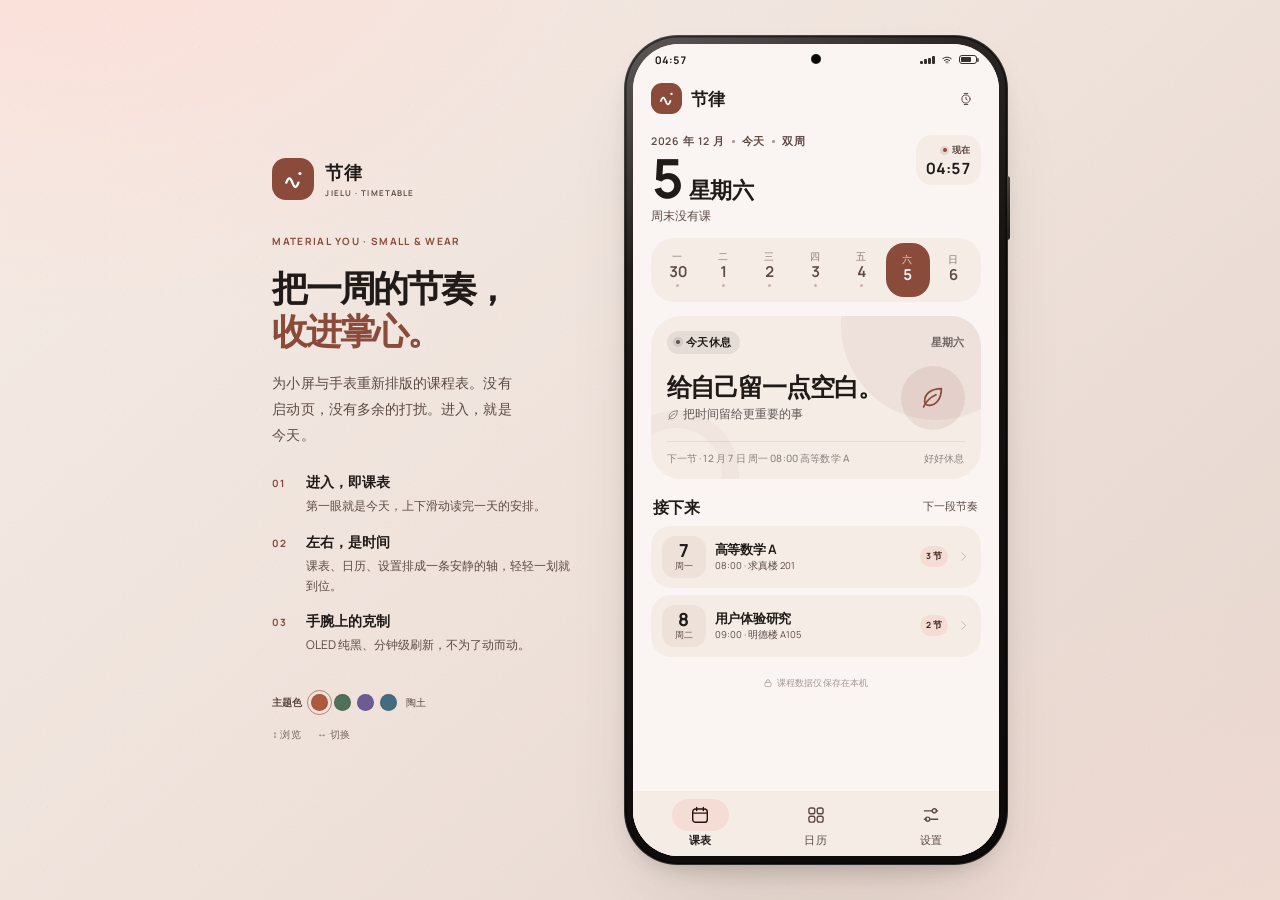
<file: index.html>
<!DOCTYPE html>
<html lang="zh-CN" data-theme="light" data-palette="clay">
<head>
  <meta charset="UTF-8" />
  <meta name="viewport" content="width=device-width, initial-scale=1, viewport-fit=cover" />
  <meta name="theme-color" content="#fdfaf7" />
  <meta name="description" content="节律 —— 一款为小屏手机与手表设计的 Material You 课程表。" />
  <link rel="icon" href="data:image/svg+xml,%3Csvg xmlns='http://www.w3.org/2000/svg' viewBox='0 0 64 64'%3E%3Crect width='64' height='64' rx='18' fill='%238A4B3B'/%3E%3Cpath d='M15 40c5-14 10-14 15 0s10 14 19 0' fill='none' stroke='%23fff' stroke-width='5' stroke-linecap='round'/%3E%3Ccircle cx='47' cy='20' r='3.4' fill='%23fff'/%3E%3C/svg%3E" />
  <title>节律 · 课程表</title>
  <script>
    (function () {
      try {
        var raw = localStorage.getItem("jielu.prefs.v1");
        var prefs = raw ? JSON.parse(raw) : {};
        var theme = prefs.theme || "auto";
        var palette = prefs.palette || "clay";
        if (["clay", "moss", "iris", "tide"].indexOf(palette) === -1) palette = "clay";
        var dark = theme === "dark" || (theme === "auto" &&
          window.matchMedia && window.matchMedia("(prefers-color-scheme: dark)").matches);
        document.documentElement.dataset.theme = dark ? "dark" : "light";
        document.documentElement.dataset.palette = palette;
        if (location.search.indexOf("app=1") !== -1) {
          document.documentElement.dataset.native = "1";
        }
      } catch (error) {}
    })();
  </script>
  <link rel="stylesheet" href="assets/tokens.css" />
  <link rel="stylesheet" href="assets/app.css" />
</head>
<body>
  <svg class="icon-sprite" width="0" height="0" aria-hidden="true" focusable="false">
    <defs>
      <symbol id="i-calendar" viewBox="0 0 24 24">
        <rect x="3.25" y="4.75" width="17.5" height="16" rx="3.5"></rect>
        <path d="M8 3v3.5M16 3v3.5M3.25 9.75h17.5"></path>
      </symbol>
      <symbol id="i-grid" viewBox="0 0 24 24">
        <rect x="3.5" y="3.5" width="7" height="7" rx="2.2"></rect>
        <rect x="13.5" y="3.5" width="7" height="7" rx="2.2"></rect>
        <rect x="3.5" y="13.5" width="7" height="7" rx="2.2"></rect>
        <rect x="13.5" y="13.5" width="7" height="7" rx="2.2"></rect>
      </symbol>
      <symbol id="i-sliders" viewBox="0 0 24 24">
        <path d="M4 7h9.5M18.5 7H20M4 17h2.5M11.5 17H20"></path>
        <circle cx="16" cy="7" r="2.5"></circle>
        <circle cx="8" cy="17" r="2.5"></circle>
      </symbol>
      <symbol id="i-watch" viewBox="0 0 24 24">
        <circle cx="12" cy="12" r="7"></circle>
        <path d="M9 2.5h6M9 21.5h6M12 9v3.4l2.1 1.3"></path>
      </symbol>
      <symbol id="i-clock" viewBox="0 0 24 24">
        <circle cx="12" cy="12" r="8.5"></circle>
        <path d="M12 7.5V12l3 2"></path>
      </symbol>
      <symbol id="i-pin" viewBox="0 0 24 24">
        <path d="M12 21s6.3-5.3 6.3-10.2A6.3 6.3 0 0 0 5.7 10.8C5.7 15.7 12 21 12 21Z"></path>
        <circle cx="12" cy="10.7" r="2.2"></circle>
      </symbol>
      <symbol id="i-chevron-right" viewBox="0 0 24 24">
        <path d="m9 5 7 7-7 7"></path>
      </symbol>
      <symbol id="i-chevron-left" viewBox="0 0 24 24">
        <path d="m15 5-7 7 7 7"></path>
      </symbol>
      <symbol id="i-arrow-right" viewBox="0 0 24 24">
        <path d="M5 12h14M13 6l6 6-6 6"></path>
      </symbol>
      <symbol id="i-plus" viewBox="0 0 24 24">
        <path d="M12 5v14M5 12h14"></path>
      </symbol>
      <symbol id="i-edit" viewBox="0 0 24 24">
        <path d="M4 20h4.2L19 9.2a2.1 2.1 0 0 0-3-3L5.2 17.1 4 20Z"></path>
        <path d="m14.8 7.5 2.7 2.7"></path>
      </symbol>
      <symbol id="i-trash" viewBox="0 0 24 24">
        <path d="M4.5 6.5h15M9 6.5V4.8A1.3 1.3 0 0 1 10.3 3.5h3.4A1.3 1.3 0 0 1 15 4.8v1.7"></path>
        <path d="M6.5 6.5 7.4 19a1.6 1.6 0 0 0 1.6 1.5h6a1.6 1.6 0 0 0 1.6-1.5l.9-12.5"></path>
        <path d="M10 10.5v6M14 10.5v6"></path>
      </symbol>
      <symbol id="i-download" viewBox="0 0 24 24">
        <path d="M12 4v10M8 10.5l4 4 4-4"></path>
        <path d="M4.5 17.5v1.2A1.3 1.3 0 0 0 5.8 20h12.4a1.3 1.3 0 0 0 1.3-1.3v-1.2"></path>
      </symbol>
      <symbol id="i-x" viewBox="0 0 24 24">
        <path d="m6 6 12 12M18 6 6 18"></path>
      </symbol>
      <symbol id="i-check" viewBox="0 0 24 24">
        <path d="m4.5 12.5 5 5 10-11"></path>
      </symbol>
      <symbol id="i-leaf" viewBox="0 0 24 24">
        <path d="M20.5 3.5C11 3.5 4.5 8.3 4.5 15.4c0 2.4 1.7 4.1 4.1 4.1 7.1 0 11.9-6.5 11.9-16Z"></path>
        <path d="M3.5 21c2.3-5.6 6.1-9 11.8-11.6"></path>
      </symbol>
      <symbol id="i-user" viewBox="0 0 24 24">
        <circle cx="12" cy="8" r="3.5"></circle>
        <path d="M5 20c.4-3.6 3.1-5.6 7-5.6s6.6 2 7 5.6"></path>
      </symbol>
      <symbol id="i-bell" viewBox="0 0 24 24">
        <path d="M18 8.5a6 6 0 0 0-12 0c0 7-2.5 6.5-2.5 8.5h17c0-2-2.5-1.5-2.5-8.5Z"></path>
        <path d="M10 21h4"></path>
      </symbol>
      <symbol id="i-volume-off" viewBox="0 0 24 24">
        <path d="M11 5 6.5 9H3v6h3.5L11 19V5Z"></path>
        <path d="m16 9.5 4 5M20 9.5l-4 5"></path>
      </symbol>
      <symbol id="i-palette" viewBox="0 0 24 24">
        <path d="M12 3.2a8.8 8.8 0 1 0 0 17.6c1.2 0 2-.8 2-1.9 0-.5-.2-.9-.5-1.3-.2-.3-.3-.6-.3-1 0-.8.7-1.5 1.5-1.5h1.4a5.1 5.1 0 0 0 5.1-5.1c0-3.8-4.1-6.8-9.2-6.8Z"></path>
        <circle cx="7.3" cy="11" r=".9" fill="currentColor" stroke="none"></circle>
        <circle cx="9.4" cy="7.3" r=".9" fill="currentColor" stroke="none"></circle>
        <circle cx="13.7" cy="6.6" r=".9" fill="currentColor" stroke="none"></circle>
        <circle cx="16.7" cy="9.7" r=".9" fill="currentColor" stroke="none"></circle>
      </symbol>
      <symbol id="i-moon" viewBox="0 0 24 24">
        <path d="M20.5 15.2A8.5 8.5 0 0 1 8.8 3.5a8.5 8.5 0 1 0 11.7 11.7Z"></path>
      </symbol>
      <symbol id="i-sun" viewBox="0 0 24 24">
        <circle cx="12" cy="12" r="4.2"></circle>
        <path d="M12 2v2M12 20v2M4.9 4.9l1.4 1.4M17.7 17.7l1.4 1.4M2 12h2M20 12h2M4.9 19.1l1.4-1.4M17.7 6.3l1.4-1.4"></path>
      </symbol>
      <symbol id="i-battery" viewBox="0 0 24 24">
        <rect x="2.75" y="7.5" width="17" height="9" rx="2.5"></rect>
        <path d="M22 10.5v3"></path>
        <path d="M6 10.5h8.5" stroke-width="3"></path>
      </symbol>
      <symbol id="i-book" viewBox="0 0 24 24">
        <path d="M4.5 5.5A2.5 2.5 0 0 1 7 3h12.5v18H7a2.5 2.5 0 0 1-2.5-2.5v-13Z"></path>
        <path d="M4.5 18.5A2.5 2.5 0 0 1 7 16h12.5"></path>
      </symbol>
      <symbol id="i-sparkles" viewBox="0 0 24 24">
        <path d="m12 3 1.6 5.4L19 10l-5.4 1.6L12 17l-1.6-5.4L5 10l5.4-1.6L12 3Z"></path>
        <path d="m19 16 .7 2.3L22 19l-2.3.7L19 22l-.7-2.3L16 19l2.3-.7L19 16Z"></path>
      </symbol>
      <symbol id="i-wifi" viewBox="0 0 24 24">
        <path d="M3.5 9.2a13.1 13.1 0 0 1 17 0M6.6 12.7a8.4 8.4 0 0 1 10.8 0M9.7 16.1a3.7 3.7 0 0 1 4.6 0"></path>
        <circle cx="12" cy="19.3" r=".9" fill="currentColor" stroke="none"></circle>
      </symbol>
      <symbol id="i-lock" viewBox="0 0 24 24">
        <rect x="4.5" y="10.5" width="15" height="10" rx="3"></rect>
        <path d="M8 10.5V7.8a4 4 0 0 1 8 0v2.7"></path>
      </symbol>
      <symbol id="i-heart" viewBox="0 0 24 24">
        <path d="M20.4 5.7a5.1 5.1 0 0 0-7.2 0L12 6.9l-1.2-1.2a5.1 5.1 0 1 0-7.2 7.2L12 21l8.4-8.1a5.1 5.1 0 0 0 0-7.2Z"></path>
      </symbol>
      <symbol id="i-shield" viewBox="0 0 24 24">
        <path d="M12 3 5 6v5.2c0 4.4 2.9 8.3 7 9.8 4.1-1.5 7-5.4 7-9.8V6l-7-3Z"></path>
        <path d="m9 12 2 2 4-4.2"></path>
      </symbol>
      <symbol id="i-external" viewBox="0 0 24 24">
        <path d="M14 4h6v6M20 4l-8 8"></path>
        <path d="M18 14v4.5a1.5 1.5 0 0 1-1.5 1.5h-11A1.5 1.5 0 0 1 4 18.5v-11A1.5 1.5 0 0 1 5.5 6H10"></path>
      </symbol>
      <symbol id="i-github" viewBox="0 0 24 24">
        <path d="M9 19.2c-4.4 1.35-4.4-2.25-6.2-2.7m12.4 5.1v-3.5a3 3 0 0 0-.85-2.35c2.8-.3 5.75-1.4 5.75-6.25a4.9 4.9 0 0 0-1.35-3.4 4.55 4.55 0 0 0-.1-3.35s-1.1-.35-3.55 1.3a12.4 12.4 0 0 0-6.2 0C6.45 1 5.35 1.35 5.35 1.35a4.55 4.55 0 0 0-.1 3.35A4.9 4.9 0 0 0 3.9 8.1c0 4.8 2.95 5.95 5.75 6.25A3 3 0 0 0 8.8 16.7v3.5"></path>
      </symbol>
      <symbol id="i-copy" viewBox="0 0 24 24">
        <rect x="9" y="9" width="11" height="11" rx="2.6"></rect>
        <path d="M15 5.6A1.6 1.6 0 0 0 13.4 4H5.6A1.6 1.6 0 0 0 4 5.6v7.8A1.6 1.6 0 0 0 5.6 15"></path>
      </symbol>
    </defs>
  </svg>

  <main class="stage">
    <aside class="intro" aria-label="设计说明">
      <div class="intro-brand">
        <span class="brand-mark brand-mark--lg" aria-hidden="true">
          <svg viewBox="0 0 24 24">
            <path d="M5.6 14.8c1.9-5.1 3.5-5.1 5.4 0s3.5 5.1 5.4 0" fill="none" stroke="currentColor" stroke-width="2.1" stroke-linecap="round"></path>
            <circle cx="17.7" cy="6.7" r="1.4" fill="currentColor"></circle>
          </svg>
        </span>
        <span class="intro-brand-copy"><b>节律</b><small>JIELU · TIMETABLE</small></span>
      </div>

      <div class="intro-body">
        <p class="intro-kicker">MATERIAL YOU · SMALL & WEAR</p>
        <h1>把一周的节奏，<br /><span>收进掌心。</span></h1>
        <p class="intro-lead">为小屏与手表重新排版的课程表。没有启动页，没有多余的打扰。进入，就是今天。</p>

        <div class="feature-list">
          <div class="feature">
            <span class="feature-index">01</span>
            <div><b>进入，即课表</b><p>第一眼就是今天，上下滑动读完一天的安排。</p></div>
          </div>
          <div class="feature">
            <span class="feature-index">02</span>
            <div><b>左右，是时间</b><p>课表、日历、设置排成一条安静的轴，轻轻一划就到位。</p></div>
          </div>
          <div class="feature">
            <span class="feature-index">03</span>
            <div><b>手腕上的克制</b><p>OLED 纯黑、分钟级刷新，不为了动而动。</p></div>
          </div>
        </div>
      </div>

      <div class="intro-foot">
        <div class="intro-palette">
          <span class="intro-palette-label">主题色</span>
          <div class="intro-swatches" role="group" aria-label="切换主题色">
            <button class="intro-swatch is-active" style="--swatch: #ad5841" data-intro-palette="clay" aria-label="陶土" aria-pressed="true"></button>
            <button class="intro-swatch" style="--swatch: #4f715b" data-intro-palette="moss" aria-label="苔藓" aria-pressed="false"></button>
            <button class="intro-swatch" style="--swatch: #6f5b93" data-intro-palette="iris" aria-label="鸢尾" aria-pressed="false"></button>
            <button class="intro-swatch" style="--swatch: #456b81" data-intro-palette="tide" aria-label="海盐" aria-pressed="false"></button>
          </div>
          <span class="intro-palette-name" id="introPaletteName">陶土</span>
        </div>
        <p class="gesture-hint"><span>↕ 浏览</span><span>↔ 切换</span></p>
      </div>
    </aside>

    <section class="phone-wrap" aria-label="手机端应用预览">
      <div class="phone">
        <div class="screen">
          <div class="device-status" aria-hidden="true">
            <span class="status-clock" data-clock>10:37</span>
            <div class="status-right">
              <span class="signal-bars"><i></i><i></i><i></i><i></i></span>
              <svg class="status-icon" viewBox="0 0 24 24" aria-hidden="true"><use href="#i-wifi"></use></svg>
              <span class="battery-icon"><i></i></span>
            </div>
          </div>
          <span class="camera-hole" aria-hidden="true"></span>

          <div class="app" id="app">
            <header class="app-bar">
              <a class="brand" href="#" id="brandHome" aria-label="回到课表">
                <span class="brand-mark" aria-hidden="true">
                  <svg viewBox="0 0 24 24">
                    <path d="M5.6 14.8c1.9-5.1 3.5-5.1 5.4 0s3.5 5.1 5.4 0" fill="none" stroke="currentColor" stroke-width="2.1" stroke-linecap="round"></path>
                    <circle cx="17.7" cy="6.7" r="1.4" fill="currentColor"></circle>
                  </svg>
                </span>
                <span class="brand-name">节律</span>
              </a>
              <div class="bar-actions">
                <button class="icon-btn" type="button" data-watch-download aria-label="下载手表版">
                  <svg class="icon" viewBox="0 0 24 24" aria-hidden="true"><use href="#i-watch"></use></svg>
                </button>
              </div>
            </header>

            <div class="pager" id="pager">
              <section class="page page--today" id="page-today" aria-label="今日课表">
                <div class="page-scroll">
                  <header class="day-head">
                    <div class="day-copy">
                      <p class="eyebrow" id="dayEyebrow"></p>
                      <h1 class="day-title">
                        <span class="day-num num" id="dayNum"></span>
                        <span class="day-week" id="dayWeek"></span>
                      </h1>
                      <p class="day-sub" id="daySub"></p>
                    </div>
                    <div class="day-side" id="clockSlot"></div>
                  </header>

                  <nav class="week-strip" id="weekStrip" aria-label="本周日期"></nav>
                  <div id="heroSlot"></div>
                  <div id="todayListSlot"></div>

                  <p class="day-footnote">
                    <svg class="icon" viewBox="0 0 24 24" aria-hidden="true"><use href="#i-lock"></use></svg>
                    课程数据仅保存在本机
                  </p>
                </div>
              </section>

              <section class="page page--calendar" id="page-calendar" aria-label="日历">
                <div class="page-scroll">
                  <header class="page-head">
                    <p class="eyebrow">全月视图</p>
                    <h1>日历</h1>
                    <p>把一整个学期，收进掌心。</p>
                  </header>

                  <section class="month-card" aria-label="月历">
                    <div class="month-head">
                      <h2 class="month-title" id="calMonthLabel"></h2>
                      <div class="month-actions">
                        <button class="text-btn text-btn--small" type="button" id="calTodayBtn">今天</button>
                        <button class="icon-btn icon-btn--small" type="button" id="calPrev" aria-label="上个月">
                          <svg class="icon" viewBox="0 0 24 24" aria-hidden="true"><use href="#i-chevron-left"></use></svg>
                        </button>
                        <button class="icon-btn icon-btn--small" type="button" id="calNext" aria-label="下个月">
                          <svg class="icon" viewBox="0 0 24 24" aria-hidden="true"><use href="#i-chevron-right"></use></svg>
                        </button>
                      </div>
                    </div>
                    <div class="cal-weekdays" aria-hidden="true">
                      <span>一</span><span>二</span><span>三</span><span>四</span><span>五</span><span>六</span><span>日</span>
                    </div>
                    <div class="cal-grid" id="calGrid"></div>
                    <div class="cal-foot">
                      <span id="calStats"></span>
                      <span class="cal-hint">点击日期查看</span>
                    </div>
                  </section>

                  <div class="selected-head">
                    <div class="selected-copy">
                      <h3 id="selectedTitle"></h3>
                      <p id="selectedMeta"></p>
                    </div>
                    <button class="text-btn" type="button" id="openDayBtn">
                      打开课表
                      <svg class="icon" viewBox="0 0 24 24" aria-hidden="true"><use href="#i-arrow-right"></use></svg>
                    </button>
                  </div>
                  <div id="agendaList"></div>
                </div>
              </section>

              <section class="page page--settings" id="page-settings" aria-label="设置">
                <div class="page-scroll">
                  <header class="page-head">
                    <p class="eyebrow">偏好与关于</p>
                    <h1>设置</h1>
                    <p>让节律更像你的节奏。</p>
                  </header>

                  <section class="profile-card" aria-label="个人资料">
                    <span class="profile-avatar">林</span>
                    <div class="profile-copy">
                      <h2>林墨</h2>
                      <p>2026 级 · 视觉传达</p>
                    </div>
                    <span class="week-chip" id="profileWeek">第 11 周</span>
                  </section>

                  <section class="settings-group" aria-labelledby="appearanceLabel">
                    <h2 class="group-label" id="appearanceLabel">外观</h2>
                    <div class="settings-card">
                      <div class="setting-block">
                        <div class="setting-main">
                          <span class="icon-tile"><svg class="icon" viewBox="0 0 24 24" aria-hidden="true"><use href="#i-palette"></use></svg></span>
                          <span class="setting-copy"><b>主题颜色</b><small id="paletteName">陶土 · Material You</small></span>
                        </div>
                        <div class="swatches" id="paletteSwatches" role="group" aria-label="主题颜色"></div>
                      </div>
                      <div class="setting-block">
                        <div class="setting-main">
                          <span class="icon-tile"><svg class="icon" viewBox="0 0 24 24" aria-hidden="true"><use href="#i-moon"></use></svg></span>
                          <span class="setting-copy"><b>深浅模式</b><small>跟随系统，或固定一种</small></span>
                        </div>
                        <div class="segmented" id="themeSegmented" role="group" aria-label="深浅模式">
                          <button type="button" data-theme-mode="auto" aria-pressed="true">跟随系统</button>
                          <button type="button" data-theme-mode="light" aria-pressed="false">浅色</button>
                          <button type="button" data-theme-mode="dark" aria-pressed="false">深色</button>
                        </div>
                      </div>
                    </div>
                  </section>

                  <section class="settings-group" aria-labelledby="timetableLabel">
                    <h2 class="group-label" id="timetableLabel">我的课表</h2>
                    <div class="settings-card">
                      <button class="setting-row setting-row--action" type="button" data-manage-courses>
                        <span class="icon-tile icon-tile--small"><svg class="icon" viewBox="0 0 24 24" aria-hidden="true"><use href="#i-book"></use></svg></span>
                        <span class="setting-copy"><b>课程管理</b><small id="courseCountLabel">17 门课程 · 10 节作息</small></span>
                        <svg class="row-chev" viewBox="0 0 24 24" aria-hidden="true"><use href="#i-chevron-right"></use></svg>
                      </button>
                      <button class="setting-row setting-row--action" type="button" data-adjust-tools>
                        <span class="icon-tile icon-tile--small"><svg class="icon" viewBox="0 0 24 24" aria-hidden="true"><use href="#i-calendar"></use></svg></span>
                        <span class="setting-copy"><b>调休与调课</b><small id="adjustSummary">临时调课、放假与补课</small></span>
                        <svg class="row-chev" viewBox="0 0 24 24" aria-hidden="true"><use href="#i-chevron-right"></use></svg>
                      </button>
                      <button class="setting-row setting-row--action" type="button" data-edit-periods>
                        <span class="icon-tile icon-tile--small"><svg class="icon" viewBox="0 0 24 24" aria-hidden="true"><use href="#i-clock"></use></svg></span>
                        <span class="setting-copy"><b>作息时间</b><small id="periodSummary">10 节 · 08:00 开始</small></span>
                        <svg class="row-chev" viewBox="0 0 24 24" aria-hidden="true"><use href="#i-chevron-right"></use></svg>
                      </button>
                      <button class="setting-row setting-row--action" type="button" data-edit-term>
                        <span class="icon-tile icon-tile--small"><svg class="icon" viewBox="0 0 24 24" aria-hidden="true"><use href="#i-calendar"></use></svg></span>
                        <span class="setting-copy"><b>学期设置</b><small id="termSummary">2026-08-31 · 18 周</small></span>
                        <svg class="row-chev" viewBox="0 0 24 24" aria-hidden="true"><use href="#i-chevron-right"></use></svg>
                      </button>
                      <button class="setting-row setting-row--action" type="button" data-data-tools>
                        <span class="icon-tile icon-tile--small"><svg class="icon" viewBox="0 0 24 24" aria-hidden="true"><use href="#i-download"></use></svg></span>
                        <span class="setting-copy"><b>备份与恢复</b><small>导入 / 导出课表数据</small></span>
                        <svg class="row-chev" viewBox="0 0 24 24" aria-hidden="true"><use href="#i-chevron-right"></use></svg>
                      </button>
                    </div>
                  </section>

                  <section class="settings-group" aria-labelledby="courseLabel">
                    <h2 class="group-label" id="courseLabel">课程与提醒</h2>
                    <div class="settings-card">
                      <div class="setting-row">
                        <span class="icon-tile icon-tile--small"><svg class="icon" viewBox="0 0 24 24" aria-hidden="true"><use href="#i-bell"></use></svg></span>
                        <span class="setting-copy"><b>课前提醒</b><small>提前 10 分钟</small></span>
                        <button class="switch" type="button" role="switch" aria-checked="true" data-pref="classReminder" aria-label="课前提醒"></button>
                      </div>
                      <div class="setting-row">
                        <span class="icon-tile icon-tile--small"><svg class="icon" viewBox="0 0 24 24" aria-hidden="true"><use href="#i-volume-off"></use></svg></span>
                        <span class="setting-copy"><b>上课自动静音</b><small>进入教学楼后静音</small></span>
                        <button class="switch" type="button" role="switch" aria-checked="false" data-pref="silentCampus" aria-label="上课自动静音"></button>
                      </div>
                      <div class="setting-row">
                        <span class="icon-tile icon-tile--small"><svg class="icon" viewBox="0 0 24 24" aria-hidden="true"><use href="#i-sun"></use></svg></span>
                        <span class="setting-copy"><b>每日概览</b><small>每天 08:00 轻提醒</small></span>
                        <button class="switch" type="button" role="switch" aria-checked="true" data-pref="dailyBrief" aria-label="每日概览"></button>
                      </div>
                    </div>
                  </section>

                  <section class="settings-group" aria-labelledby="watchLabel">
                    <h2 class="group-label" id="watchLabel">手表</h2>
                    <button class="watch-download" type="button" data-watch-download>
                      <span class="watch-download-icon">
                        <svg class="icon" viewBox="0 0 24 24" aria-hidden="true"><use href="#i-watch"></use></svg>
                      </span>
                      <span class="watch-download-copy">
                        <b>下载手表版</b>
                        <small>Wear OS 3+ · 原生 Compose · 独立安装</small>
                      </span>
                      <svg class="row-chev" viewBox="0 0 24 24" aria-hidden="true"><use href="#i-chevron-right"></use></svg>
                    </button>
                    <div class="settings-card settings-card--under-watch">
                      <button class="setting-row setting-row--action" type="button" data-send-watch>
                        <span class="icon-tile icon-tile--small"><svg class="icon" viewBox="0 0 24 24" aria-hidden="true"><use href="#i-watch"></use></svg></span>
                        <span class="setting-copy"><b>发送课表到手表</b><small>蓝牙直连 · 不用登录</small></span>
                        <svg class="row-chev" viewBox="0 0 24 24" aria-hidden="true"><use href="#i-chevron-right"></use></svg>
                      </button>
                      <div class="setting-row">
                        <span class="icon-tile icon-tile--small"><svg class="icon" viewBox="0 0 24 24" aria-hidden="true"><use href="#i-battery"></use></svg></span>
                        <span class="setting-copy"><b>手腕省电</b><small>黑色像素不发光，无连续动画</small></span>
                        <span class="locked-chip">始终开启</span>
                      </div>
                    </div>
                  </section>

                  <section class="settings-group" aria-labelledby="debugLabel">
                    <h2 class="group-label" id="debugLabel">调试</h2>
                    <div class="settings-card">
                      <div class="setting-row">
                        <span class="icon-tile icon-tile--small"><svg class="icon" viewBox="0 0 24 24" aria-hidden="true"><use href="#i-sliders"></use></svg></span>
                        <span class="setting-copy"><b>调试模式</b><small id="debugHint">开启后可快速预览动画</small></span>
                        <button class="switch" type="button" role="switch" aria-checked="false" data-debug-toggle aria-label="调试模式"></button>
                      </div>
                    </div>
                    <div class="settings-card settings-card--debug" id="debugCard" hidden>
                      <button class="setting-row setting-row--action" type="button" data-debug-action="sheet">
                        <span class="icon-tile icon-tile--small"><svg class="icon" viewBox="0 0 24 24" aria-hidden="true"><use href="#i-grid"></use></svg></span>
                        <span class="setting-copy"><b>弹窗动画</b><small>底部 Sheet 滑入、遮罩淡入</small></span>
                        <svg class="row-chev" viewBox="0 0 24 24" aria-hidden="true"><use href="#i-chevron-right"></use></svg>
                      </button>
                      <button class="setting-row setting-row--action" type="button" data-debug-action="loading">
                        <span class="icon-tile icon-tile--small"><svg class="icon" viewBox="0 0 24 24" aria-hidden="true"><use href="#i-sparkles"></use></svg></span>
                        <span class="setting-copy"><b>加载动画</b><small>M3 圆环 · 2.2 秒后自己收</small></span>
                        <svg class="row-chev" viewBox="0 0 24 24" aria-hidden="true"><use href="#i-chevron-right"></use></svg>
                      </button>
                      <button class="setting-row setting-row--action" type="button" data-debug-action="pages">
                        <span class="icon-tile icon-tile--small"><svg class="icon" viewBox="0 0 24 24" aria-hidden="true"><use href="#i-arrow-right"></use></svg></span>
                        <span class="setting-copy"><b>页面转场</b><small>课表 → 日历 → 设置 自动走一遍</small></span>
                        <svg class="row-chev" viewBox="0 0 24 24" aria-hidden="true"><use href="#i-chevron-right"></use></svg>
                      </button>
                      <button class="setting-row setting-row--action" type="button" data-debug-action="ring">
                        <span class="icon-tile icon-tile--small"><svg class="icon" viewBox="0 0 24 24" aria-hidden="true"><use href="#i-clock"></use></svg></span>
                        <span class="setting-copy"><b>进度环重播</b><small>回到课表，看圆环从零转起</small></span>
                        <svg class="row-chev" viewBox="0 0 24 24" aria-hidden="true"><use href="#i-chevron-right"></use></svg>
                      </button>
                      <button class="setting-row setting-row--action" type="button" data-debug-action="snackbar">
                        <span class="icon-tile icon-tile--small"><svg class="icon" viewBox="0 0 24 24" aria-hidden="true"><use href="#i-bell"></use></svg></span>
                        <span class="setting-copy"><b>提示条</b><small>底部浮现 · 2.2 秒自动消失</small></span>
                        <svg class="row-chev" viewBox="0 0 24 24" aria-hidden="true"><use href="#i-chevron-right"></use></svg>
                      </button>
                    </div>
                  </section>

                  <section class="settings-group" aria-labelledby="aboutLabel">
                    <h2 class="group-label" id="aboutLabel">关于</h2>

                    <div class="about-app">
                      <span class="app-logo-lg" aria-hidden="true">
                        <svg viewBox="0 0 24 24">
                          <path d="M5.6 14.8c1.9-5.1 3.5-5.1 5.4 0s3.5 5.1 5.4 0" fill="none" stroke="currentColor" stroke-width="2.1" stroke-linecap="round"></path>
                          <circle cx="17.7" cy="6.7" r="1.4" fill="currentColor"></circle>
                        </svg>
                      </span>
                      <div class="about-app-copy">
                        <div class="about-title-row"><h3>节律</h3><span class="version">1.6.1</span></div>
                        <p>为小屏和手表而生的课程表。进入即课表，少一点翻找，多一点从容。</p>
                      </div>
                    </div>

                    <div class="maker-card">
                      <a class="maker-person" href="https://github.com/shyoka" data-open-profile rel="noopener">
                        <span class="maker-avatar maker-avatar--photo">
                          <img src="assets/avatar.jpg" alt="shyoka" width="46" height="46" loading="lazy" decoding="async" />
                        </span>
                        <span class="maker-person-copy">
                          <span class="maker-kicker">发起人 · 想做的事</span>
                          <span class="maker-name">shyoka<svg class="icon" viewBox="0 0 24 24" aria-hidden="true"><use href="#i-external"></use></svg></span>
                          <span class="maker-bio">想出这个课程表该长什么样：进来就是课表，抬腕能看，电池别掉。</span>
                        </span>
                      </a>

                      <div class="maker-sep" aria-hidden="true"></div>

                      <div class="maker-person">
                        <span class="maker-avatar" aria-hidden="true">
                          <span>WB</span>
                          <svg class="maker-spark" viewBox="0 0 24 24"><use href="#i-sparkles"></use></svg>
                        </span>
                        <span class="maker-person-copy">
                          <span class="maker-kicker">设计 · 代码</span>
                          <span class="maker-name">WorkBuddy</span>
                          <span class="maker-bio">把它写出来的人。Material You 排版、Wear OS 端、Android 壳，以及你正在读的这段说明。</span>
                        </span>
                      </div>

                      <button class="maker-link" type="button" data-open-notes>
                        读设计手记
                        <svg class="icon" viewBox="0 0 24 24" aria-hidden="true"><use href="#i-arrow-right"></use></svg>
                      </button>
                    </div>

                    <div class="oss-card">
                      <button class="oss-head" type="button" data-open-source>
                        <span class="oss-mark" aria-hidden="true">
                          <svg class="icon" viewBox="0 0 24 24"><use href="#i-github"></use></svg>
                        </span>
                        <span class="oss-copy">
                          <b>开源在 GitHub</b>
                          <small>shyoka/jielu · MIT License</small>
                        </span>
                        <span class="oss-go" aria-hidden="true">
                          <svg class="icon" viewBox="0 0 24 24"><use href="#i-arrow-right"></use></svg>
                        </span>
                      </button>
                      <div class="oss-foot">
                        <span>MIT · 可自由修改与分发</span>
                        <button class="oss-star" type="button" data-open-source>
                          去仓库看看
                          <svg class="icon" viewBox="0 0 24 24" aria-hidden="true"><use href="#i-arrow-right"></use></svg>
                        </button>
                      </div>
                    </div>

                    <div class="about-links">
                      <button type="button" data-info="privacy"><svg class="icon" viewBox="0 0 24 24" aria-hidden="true"><use href="#i-shield"></use></svg>隐私说明</button>
                      <button type="button" data-info="license"><svg class="icon" viewBox="0 0 24 24" aria-hidden="true"><use href="#i-book"></use></svg>开源信息</button>
                      <button type="button" data-info="feedback"><svg class="icon" viewBox="0 0 24 24" aria-hidden="true"><use href="#i-heart"></use></svg>意见反馈</button>
                    </div>
                  </section>

                  <p class="settings-footer">
                    <svg class="icon" viewBox="0 0 24 24" aria-hidden="true"><use href="#i-lock"></use></svg>
                    节律 1.6.1 · 数据仅存储在此设备
                  </p>
                </div>
              </section>
            </div>

            <nav class="bottom-nav" id="bottomNav" aria-label="主要导航">
              <button class="nav-item is-active" type="button" data-page-target="0" aria-current="page">
                <span class="nav-indicator"><svg class="icon" viewBox="0 0 24 24" aria-hidden="true"><use href="#i-calendar"></use></svg></span>
                <span class="nav-label">课表</span>
              </button>
              <button class="nav-item" type="button" data-page-target="1">
                <span class="nav-indicator"><svg class="icon" viewBox="0 0 24 24" aria-hidden="true"><use href="#i-grid"></use></svg></span>
                <span class="nav-label">日历</span>
              </button>
              <button class="nav-item" type="button" data-page-target="2">
                <span class="nav-indicator"><svg class="icon" viewBox="0 0 24 24" aria-hidden="true"><use href="#i-sliders"></use></svg></span>
                <span class="nav-label">设置</span>
              </button>
            </nav>

            <div class="snackbar" id="snackbar" role="status" aria-live="polite"></div>
            <div class="sheet-scrim" id="sheetScrim" aria-hidden="true"></div>
            <section class="bottom-sheet" id="bottomSheet" role="dialog" aria-modal="true" aria-hidden="true" aria-labelledby="sheetTitle">
              <div class="sheet-grabber" aria-hidden="true"></div>
              <div class="sheet-body" id="sheetBody"></div>
            </section>
          </div>
        </div>
      </div>
    </section>

  <script src="assets/schedule.js"></script>
  <script src="assets/app.js"></script>
</body>
</html>
</file>
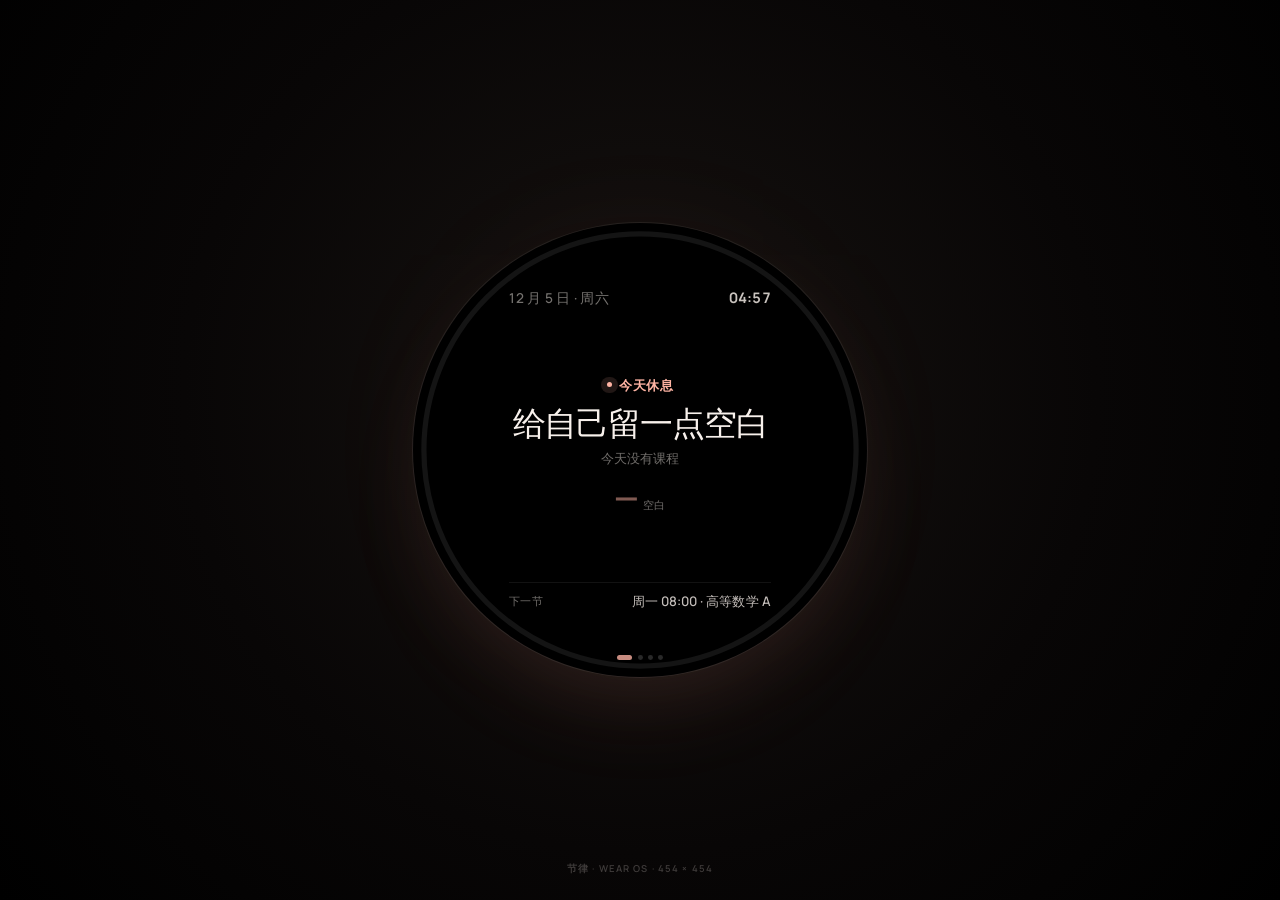
<file: watch.html>
<!DOCTYPE html>
<html lang="zh-CN" data-theme="dark" data-palette="clay">
<head>
  <meta charset="UTF-8" />
  <meta name="viewport" content="width=device-width, initial-scale=1, viewport-fit=cover" />
  <meta name="theme-color" content="#000000" />
  <meta name="description" content="节律手表端 —— OLED 纯黑、分钟级刷新的课程表。" />
  <link rel="icon" href="data:image/svg+xml,%3Csvg xmlns='http://www.w3.org/2000/svg' viewBox='0 0 64 64'%3E%3Crect width='64' height='64' rx='18' fill='%238A4B3B'/%3E%3Cpath d='M15 40c5-14 10-14 15 0s10 14 19 0' fill='none' stroke='%23fff' stroke-width='5' stroke-linecap='round'/%3E%3Ccircle cx='47' cy='20' r='3.4' fill='%23fff'/%3E%3C/svg%3E" />
  <title>节律 · 手表端</title>
  <script>
    (function () {
      try {
        var raw = localStorage.getItem("jielu.prefs.v1");
        var prefs = raw ? JSON.parse(raw) : {};
        var palette = prefs.palette || "clay";
        if (["clay", "moss", "iris", "tide"].indexOf(palette) === -1) palette = "clay";
        document.documentElement.dataset.palette = palette;
        document.documentElement.dataset.theme = "dark";
      } catch (error) {}
    })();
  </script>
  <link rel="stylesheet" href="assets/tokens.css" />
  <link rel="stylesheet" href="assets/watch.css" />
</head>
<body>
  <div class="watch-page">
    <main class="watch" id="watchFace" role="button" tabindex="0" aria-label="轻触查看今日安排">
      <svg class="watch-progress" viewBox="0 0 100 100" aria-hidden="true">
        <circle class="watch-track" cx="50" cy="50" r="47.6"></circle>
        <circle class="watch-arc" id="watchArc" cx="50" cy="50" r="47.6"></circle>
      </svg>

      <div class="watch-content">
        <header class="watch-top">
          <span class="watch-date" id="watchDate">11 月 13 日 · 周五</span>
          <span class="watch-clock num" data-clock>10:37</span>
        </header>

        <section class="watch-now" id="nowView" aria-label="此刻的课程">
          <div class="watch-status">
            <span class="watch-status-dot"></span>
            <span id="statusText">正在上课</span>
          </div>
          <h1 class="watch-course" id="courseName">交互设计基础</h1>
          <p class="watch-meta" id="courseMeta">创新工坊 301 · 周野</p>
          <div class="watch-focus" id="watchFocus">
            <b id="bigValue">63</b>
            <span id="bigLabel">分钟后下课</span>
          </div>
        </section>

        <section class="watch-agenda" id="agendaView" aria-hidden="true">
          <div class="watch-agenda-head">
            <span>今日安排</span>
            <span id="agendaCount">4 节</span>
          </div>
          <div class="watch-agenda-rows" id="agendaRows"></div>
        </section>

        <section class="watch-week" id="weekView" aria-hidden="true">
          <div class="watch-week-head">
            <span>本周</span>
            <span id="weekMeta">第 11 周 · 单周</span>
          </div>
          <div class="watch-week-rows" id="weekRows"></div>
        </section>

        <section class="watch-day" id="dayView" aria-hidden="true">
          <div class="watch-day-head">
            <button class="watch-day-back" id="dayBack" type="button" aria-label="返回本周">‹</button>
            <span id="dayTitle">11/13 · 周四</span>
          </div>
          <div class="watch-day-rows" id="dayRows"></div>
        </section>

        <section class="watch-settings" id="settingsView" aria-hidden="true">
          <div class="watch-settings-head">
            <span>设置</span>
            <span class="watch-palette-name" id="paletteLabel">陶土</span>
          </div>
          <div class="watch-palettes" role="radiogroup" aria-label="配色">
            <button type="button" class="watch-swatch" data-palette-pick="clay" aria-label="陶土"></button>
            <button type="button" class="watch-swatch" data-palette-pick="moss" aria-label="苔绿"></button>
            <button type="button" class="watch-swatch" data-palette-pick="iris" aria-label="鸢尾"></button>
            <button type="button" class="watch-swatch" data-palette-pick="tide" aria-label="潮汐"></button>
          </div>
          <div class="watch-about">
            <img src="assets/avatar.jpg" alt="shyoka" width="38" height="38" />
            <div class="watch-about-copy">
              <b>shyoka</b>
              <span>发起人 · github.com/shyoka</span>
            </div>
          </div>
          <p class="watch-settings-note">配色可在真机保存 · 预览仅此一次</p>
        </section>

        <footer class="watch-bottom">
          <div class="watch-next" id="nextBlock">
            <span id="nextLabel">下一节</span>
            <b id="nextValue">14:00 · 信息可视化</b>
          </div>
          <div class="watch-agenda-foot" id="agendaFoot">
            <span>今日 · <b id="agendaFootCount">4</b> 节</span>
            <span>分钟刷新</span>
          </div>
        </footer>

        <div class="watch-dots" aria-hidden="true">
          <i class="is-active"></i><i></i><i></i><i></i>
        </div>
      </div>
    </main>
    <p class="watch-caption" aria-hidden="true">节律 · WEAR OS · 454 × 454</p>
  </div>

  <script src="assets/schedule.js"></script>
  <script src="assets/watch.js"></script>
</body>
</html>
</file>
<file: assets/tokens.css>
@font-face {
  font-family: "Manrope";
  src: url("./fonts/manrope-latin.woff2") format("woff2");
  font-weight: 400 800;
  font-style: normal;
  font-display: swap;
  unicode-range: U+0000-00FF, U+0131, U+0152-0153, U+02BB-02BC, U+02C6, U+02DA,
    U+02DC, U+2000-206F, U+2074, U+20AC, U+2122, U+2191, U+2193, U+2212,
    U+2215, U+FEFF, U+FFFD;
}

:root {
  --font-sans: "Manrope", "Noto Sans SC", "Noto Sans CJK SC", "PingFang SC",
    "HarmonyOS Sans SC", "Microsoft YaHei", sans-serif;
  --ease-out: cubic-bezier(0.2, 0.75, 0.2, 1);
  --ease-spring: cubic-bezier(0.18, 0.89, 0.32, 1.08);

  --primary: #8a4b3b;
  --on-primary: #ffffff;
  --primary-container: #ffdad2;
  --on-primary-container: #3b0a00;
  --secondary: #6f5a52;
  --on-secondary: #ffffff;
  --secondary-container: #f5ddd5;
  --on-secondary-container: #2a1510;
  --tertiary: #6c5c2e;
  --tertiary-container: #f6e2a9;
  --on-tertiary-container: #221a00;

  --on-surface: #201a18;
  --on-surface-variant: #5c4a44;
  --outline: #8b7670;
  --outline-variant: color-mix(in srgb, var(--primary) 18%, #ddd2cb);
  --inverse-surface: #342c29;
  --inverse-on-surface: #f8eee9;
  --danger: #ba1a1a;

  --surface: color-mix(in oklab, var(--primary) 2.5%, #fdfaf7);
  --surface-container-lowest: #ffffff;
  --surface-container-low: color-mix(in oklab, var(--primary) 4.5%, #faf4ef);
  --surface-container: color-mix(in oklab, var(--primary) 7%, #f5ede7);
  --surface-container-high: color-mix(in oklab, var(--primary) 10%, #efe5de);
  --surface-container-highest: color-mix(in oklab, var(--primary) 13%, #e9dfd8);
  --surface-dim: color-mix(in oklab, var(--primary) 8%, #e2d6ce);

  --shadow-color: rgba(40, 22, 14, 0.16);
  --glass: color-mix(in srgb, var(--surface) 84%, transparent);

  --course-clay: #ad5841;
  --course-sage: #56745b;
  --course-sky: #477087;
  --course-iris: #6e5b93;
  --course-amber: #95702e;
  --course-rose: #a15968;

  color-scheme: light;
}

[data-palette="moss"] {
  --primary: #3f6450;
  --on-primary: #ffffff;
  --primary-container: #c1ebd6;
  --on-primary-container: #002114;
  --secondary: #52655b;
  --on-secondary: #ffffff;
  --secondary-container: #d7e9df;
  --on-secondary-container: #0f1f17;
  --tertiary: #6c5d2e;
  --tertiary-container: #f3e1a8;
  --on-tertiary-container: #221a00;
}

[data-palette="iris"] {
  --primary: #5d4c80;
  --on-primary: #ffffff;
  --primary-container: #e9ddff;
  --on-primary-container: #1b0a36;
  --secondary: #655a70;
  --on-secondary: #ffffff;
  --secondary-container: #ebdff1;
  --on-secondary-container: #1e1725;
  --tertiary: #795735;
  --tertiary-container: #ffdcb8;
  --on-tertiary-container: #2a1600;
}

[data-palette="tide"] {
  --primary: #3b6076;
  --on-primary: #ffffff;
  --primary-container: #c7e7fa;
  --on-primary-container: #001e2c;
  --secondary: #50626c;
  --on-secondary: #ffffff;
  --secondary-container: #d3e5f0;
  --on-secondary-container: #0b1d26;
  --tertiary: #615b2f;
  --tertiary-container: #e9e2aa;
  --on-tertiary-container: #1d1c00;
}

[data-theme="dark"] {
  --on-surface: #f2e9e4;
  --on-surface-variant: #d3c3bc;
  --outline: #a08b83;
  --outline-variant: color-mix(in srgb, var(--primary) 20%, #4b403b);
  --inverse-surface: #f2e9e4;
  --inverse-on-surface: #2d2522;
  --danger: #ffb4ab;

  --surface: color-mix(in oklab, var(--primary) 3%, #151110);
  --surface-container-lowest: #0e0c0b;
  --surface-container-low: color-mix(in oklab, var(--primary) 5%, #1b1715);
  --surface-container: color-mix(in oklab, var(--primary) 8%, #211c1a);
  --surface-container-high: color-mix(in oklab, var(--primary) 11%, #2a2421);
  --surface-container-highest: color-mix(in oklab, var(--primary) 14%, #332c29);
  --surface-dim: color-mix(in oklab, var(--primary) 5%, #0f0c0b);

  --shadow-color: rgba(0, 0, 0, 0.48);
  --glass: color-mix(in srgb, var(--surface) 82%, transparent);

  --course-clay: #ffb4a4;
  --course-sage: #a9d5b3;
  --course-sky: #9fcfe8;
  --course-iris: #cfbdf8;
  --course-amber: #ebc77e;
  --course-rose: #f1b7c2;

  color-scheme: dark;
}

[data-theme="dark"][data-palette="clay"] {
  --primary: #ffb4a4;
  --on-primary: #552014;
  --primary-container: #703528;
  --on-primary-container: #ffdad2;
  --secondary: #e4beb4;
  --on-secondary: #402a23;
  --secondary-container: #594139;
  --on-secondary-container: #ffdad2;
  --tertiary: #dfc98f;
  --on-tertiary: #392f00;
  --tertiary-container: #52461a;
  --on-tertiary-container: #fce7aa;
}

[data-theme="dark"][data-palette="moss"] {
  --primary: #a6d2b8;
  --on-primary: #0b3724;
  --primary-container: #264f3c;
  --on-primary-container: #c2ecd7;
  --secondary: #b8cdc0;
  --on-secondary: #23342a;
  --secondary-container: #394b40;
  --on-secondary-container: #d4e9df;
  --tertiary: #d8c78d;
  --on-tertiary: #383000;
  --tertiary-container: #4f451d;
  --on-tertiary-container: #f4e2a4;
}

[data-theme="dark"][data-palette="iris"] {
  --primary: #cfbef9;
  --on-primary: #2e1d4b;
  --primary-container: #453463;
  --on-primary-container: #e9ddff;
  --secondary: #cdc1d9;
  --on-secondary: #332d3a;
  --secondary-container: #4a4453;
  --on-secondary-container: #ebdff1;
  --tertiary: #e7c28c;
  --on-tertiary: #432b00;
  --tertiary-container: #604a23;
  --on-tertiary-container: #ffdcb8;
}

[data-theme="dark"][data-palette="tide"] {
  --primary: #a1cee5;
  --on-primary: #053346;
  --primary-container: #234c5f;
  --on-primary-container: #c7e7fa;
  --secondary: #b8c9d3;
  --on-secondary: #22333b;
  --secondary-container: #384a53;
  --on-secondary-container: #d3e5f0;
  --tertiary: #cdc990;
  --on-tertiary: #323100;
  --tertiary-container: #4a481e;
  --on-tertiary-container: #e9e2aa;
}

.c-clay {
  --course: var(--course-clay);
}
.c-sage {
  --course: var(--course-sage);
}
.c-sky {
  --course: var(--course-sky);
}
.c-iris {
  --course: var(--course-iris);
}
.c-amber {
  --course: var(--course-amber);
}
.c-rose {
  --course: var(--course-rose);
}

@media (prefers-reduced-motion: reduce) {
  *,
  *::before,
  *::after {
    animation-duration: 0.01ms !important;
    animation-iteration-count: 1 !important;
    scroll-behavior: auto !important;
    transition-duration: 0.01ms !important;
  }
}
</file>
<file: assets/app.css>
/* 节律 · 手机端与设计舞台 */
*,
*::before,
*::after {
  box-sizing: border-box;
}

html,
body {
  height: 100%;
}

body {
  margin: 0;
  overflow: hidden;
  background: var(--surface-container);
  color: var(--on-surface);
  font-family: var(--font-sans);
  -webkit-font-smoothing: antialiased;
  -moz-osx-font-smoothing: grayscale;
  text-rendering: optimizeLegibility;
}

button,
input,
textarea {
  font: inherit;
  color: inherit;
}

button {
  border: 0;
  padding: 0;
  background: none;
  cursor: pointer;
  -webkit-tap-highlight-color: transparent;
}

a {
  color: inherit;
  text-decoration: none;
}

p,
h1,
h2,
h3,
h4 {
  margin: 0;
}

::selection {
  background: var(--primary-container);
  color: var(--on-primary-container);
}

:focus-visible {
  outline: 2px solid var(--primary);
  outline-offset: 2px;
}

.icon-sprite {
  position: absolute;
  width: 0;
  height: 0;
  overflow: hidden;
  pointer-events: none;
}

.icon {
  display: block;
  width: 22px;
  height: 22px;
  fill: none;
  stroke: currentColor;
  stroke-width: 1.7;
  stroke-linecap: round;
  stroke-linejoin: round;
  flex: none;
}

.num {
  font-variant-numeric: tabular-nums;
  font-feature-settings: "tnum" 1;
}

/* ---------- 展示舞台 ---------- */

.stage {
  position: relative;
  display: flex;
  align-items: center;
  justify-content: center;
  gap: clamp(22px, 3.4vw, 48px);
  min-height: 100vh;
  min-height: 100dvh;
  padding: 24px;
  isolation: isolate;
}

/* 桌面展示舞台固定为一屏高，内容由 JS 等比缩放，避免手机被窗口裁切 */
@media (min-width: 760px) {
  .stage {
    height: 100vh;
    height: 100dvh;
    min-height: 0;
    overflow: hidden;
  }

  .intro {
    max-height: 100%;
  }
}

.stage::before {
  content: "";
  position: fixed;
  inset: 0;
  z-index: -2;
  background:
    radial-gradient(1000px 680px at 4% -12%, color-mix(in oklab, var(--primary-container) 78%, transparent), transparent 64%),
    radial-gradient(860px 620px at 102% 108%, color-mix(in oklab, var(--secondary-container) 76%, transparent), transparent 66%),
    linear-gradient(138deg, var(--surface-container-low) 0%, var(--surface-container) 54%, var(--surface-container-high) 100%);
}

.stage::after {
  content: "";
  position: fixed;
  inset: 0;
  z-index: -1;
  pointer-events: none;
  opacity: 0.35;
  background-image: radial-gradient(color-mix(in srgb, var(--outline) 20%, transparent) 0.65px, transparent 0.65px);
  background-size: 19px 19px;
}

.intro {
  display: none;
  flex: 0 0 300px;
  flex-direction: column;
  gap: 34px;
  min-width: 0;
}

.intro-brand {
  display: flex;
  align-items: center;
  gap: 11px;
}

.brand-mark {
  position: relative;
  display: grid;
  place-items: center;
  width: 31px;
  height: 31px;
  border-radius: 11px;
  background: var(--primary);
  color: var(--on-primary);
  flex: none;
}

.brand-mark svg {
  width: 21px;
  height: 21px;
}

.brand-mark--lg {
  width: 42px;
  height: 42px;
  border-radius: 14px;
}

.brand-mark--lg svg {
  width: 27px;
  height: 27px;
}

.intro-brand-copy {
  display: flex;
  flex-direction: column;
  gap: 2px;
}

.intro-brand-copy b {
  font-size: 18px;
  font-weight: 720;
  letter-spacing: 0.04em;
}

.intro-brand-copy small {
  font-size: 8px;
  font-weight: 650;
  letter-spacing: 0.14em;
  color: var(--on-surface-variant);
}

.intro-body {
  display: flex;
  flex-direction: column;
  gap: 18px;
}

.intro-kicker {
  margin: 0;
  font-family: "Manrope", sans-serif;
  font-size: 10px;
  font-weight: 700;
  letter-spacing: 0.13em;
  color: var(--primary);
}

.intro h1 {
  margin: 0;
  font-size: clamp(35px, 2.85vw, 44px);
  font-weight: 660;
  line-height: 1.17;
  letter-spacing: -0.065em;
}

.intro h1 span {
  color: var(--primary);
}

.intro-lead {
  margin: 0;
  max-width: 28ch;
  color: var(--on-surface-variant);
  font-size: 14px;
  line-height: 1.85;
  letter-spacing: 0.005em;
}

.feature-list {
  display: flex;
  flex-direction: column;
  gap: 16px;
  margin-top: 8px;
}

.feature {
  display: grid;
  grid-template-columns: 24px 1fr;
  gap: 10px;
  align-items: start;
}

.feature-index {
  font-family: "Manrope", sans-serif;
  font-size: 10px;
  font-weight: 700;
  color: var(--primary);
  padding-top: 3px;
  letter-spacing: 0.02em;
}

.feature b {
  display: block;
  font-size: 13.5px;
  font-weight: 660;
  line-height: 1.4;
}

.feature p {
  margin-top: 4px;
  font-size: 12px;
  line-height: 1.7;
  color: var(--on-surface-variant);
}

.intro-foot {
  display: flex;
  flex-direction: column;
  gap: 16px;
  padding-top: 4px;
}

.intro-palette {
  display: flex;
  align-items: center;
  gap: 9px;
}

.intro-palette-label {
  font-size: 10px;
  font-weight: 600;
  color: var(--on-surface-variant);
}

.intro-swatches {
  display: flex;
  gap: 6px;
}

.intro-swatch {
  position: relative;
  width: 17px;
  height: 17px;
  border-radius: 50%;
  background: var(--swatch);
  box-shadow: inset 0 0 0 1px rgba(0, 0, 0, 0.08);
  transition: transform 0.2s var(--ease-out);
}

.intro-swatch:hover {
  transform: scale(1.12);
}

.intro-swatch.is-active::after {
  content: "";
  position: absolute;
  inset: -4px;
  border-radius: 50%;
  border: 1.5px solid var(--swatch);
  opacity: 0.7;
}

.intro-palette-name {
  font-size: 10px;
  color: var(--on-surface-variant);
}

.gesture-hint {
  display: flex;
  gap: 16px;
  margin: 0;
  font-size: 10px;
  letter-spacing: 0.04em;
  color: var(--on-surface-variant);
  opacity: 0.8;
}

.phone-wrap {
  flex: none;
  display: flex;
  align-items: flex-start;
  justify-content: flex-start;
}

.phone {
  position: relative;
  flex: 0 0 auto;
  width: 384px;
  min-width: 0;
  height: 830px;
  transform-origin: top left;
  padding: 9px;
  border-radius: 54px;
  background:
    linear-gradient(145deg, rgba(255, 255, 255, 0.2), transparent 22%),
    linear-gradient(160deg, #37312d 0%, #161210 38%, #0d0b0a 100%);
  box-shadow:
    inset 0 0 0 1px rgba(255, 255, 255, 0.16),
    inset 0 0 0 2.5px rgba(0, 0, 0, 0.5),
    0 44px 90px -36px var(--shadow-color),
    0 12px 32px -18px rgba(20, 10, 5, 0.36);
}

.phone::after {
  content: "";
  position: absolute;
  top: 17%;
  right: -2px;
  width: 3px;
  height: 64px;
  border-radius: 0 3px 3px 0;
  background: linear-gradient(180deg, #4b433e, #211d1a);
}

.screen {
  position: relative;
  display: flex;
  flex-direction: column;
  width: 100%;
  height: 100%;
  overflow: hidden;
  border-radius: 46px;
  background: var(--surface);
}

.screen::after {
  content: "";
  position: absolute;
  inset: 0;
  z-index: 20;
  pointer-events: none;
  border-radius: inherit;
  box-shadow: inset 0 0 0 1px rgba(255, 255, 255, 0.04);
}

.device-status {
  position: relative;
  z-index: 4;
  flex: none;
  display: flex;
  align-items: center;
  justify-content: space-between;
  height: 31px;
  padding: 0 22px;
  background: var(--surface);
  color: var(--on-surface);
  font-family: "Manrope", sans-serif;
  font-size: 10.5px;
  font-weight: 700;
  letter-spacing: 0.01em;
}

.status-clock {
  font-variant-numeric: tabular-nums;
}

.status-right {
  display: flex;
  align-items: center;
  gap: 6px;
  opacity: 0.9;
}

.status-icon {
  width: 12px;
  height: 12px;
  fill: none;
  stroke: currentColor;
  stroke-width: 2;
  stroke-linecap: round;
}

.signal-bars {
  display: flex;
  align-items: flex-end;
  gap: 1.5px;
  height: 8px;
}

.signal-bars i {
  width: 2.5px;
  border-radius: 1px;
  background: currentColor;
}

.signal-bars i:nth-child(1) {
  height: 3px;
}
.signal-bars i:nth-child(2) {
  height: 4.5px;
}
.signal-bars i:nth-child(3) {
  height: 6px;
}
.signal-bars i:nth-child(4) {
  height: 7.5px;
}

.battery-icon {
  position: relative;
  width: 18px;
  height: 9.5px;
  padding: 1.4px;
  border: 1px solid currentColor;
  border-radius: 3px;
}

.battery-icon::after {
  content: "";
  position: absolute;
  top: 2.5px;
  right: -3.2px;
  width: 2px;
  height: 3.6px;
  border-radius: 0 1px 1px 0;
  background: currentColor;
  opacity: 0.7;
}

.battery-icon i {
  display: block;
  width: 78%;
  height: 100%;
  border-radius: 1px;
  background: currentColor;
}

.camera-hole {
  position: absolute;
  top: 10px;
  left: 50%;
  z-index: 6;
  width: 10px;
  height: 10px;
  border-radius: 50%;
  background: #090807;
  box-shadow: inset 0 0 0 1px rgba(255, 255, 255, 0.06);
  transform: translateX(-50%);
}

.watch-aside {
  display: none;
  flex: 0 0 auto;
  width: clamp(224px, 24vw, 306px);
  flex-direction: column;
  gap: 14px;
}

.aside-label {
  display: flex;
  align-items: center;
  gap: 7px;
  font-family: "Manrope", sans-serif;
  font-size: 9.5px;
  font-weight: 700;
  letter-spacing: 0.12em;
  color: var(--on-surface-variant);
}

.aside-dot {
  width: 5px;
  height: 5px;
  border-radius: 50%;
  background: var(--primary);
  box-shadow: 0 0 0 3px color-mix(in srgb, var(--primary) 12%, transparent);
}

.watch-shell {
  position: relative;
  width: 100%;
  aspect-ratio: 1;
  padding: 8px;
  border-radius: 50%;
  background: linear-gradient(145deg, #4b433d 0%, #171310 34%, #0b0a09 72%, #2b2521 100%);
  box-shadow:
    inset 0 0 0 1px rgba(255, 255, 255, 0.2),
    0 34px 64px -28px rgba(20, 10, 5, 0.65),
    0 8px 24px -14px rgba(20, 10, 5, 0.4);
}

.watch-shell::after {
  content: "";
  position: absolute;
  top: 39%;
  right: -4px;
  width: 5px;
  height: 23px;
  border-radius: 0 3px 3px 0;
  background: #26211d;
  box-shadow: inset 0 1px 0 rgba(255, 255, 255, 0.12);
}

.watch-shell iframe {
  display: block;
  width: 100%;
  height: 100%;
  border: 0;
  border-radius: 50%;
  background: #000;
}

.watch-aside-copy strong {
  display: block;
  font-size: 14px;
  font-weight: 660;
  letter-spacing: -0.01em;
}

.watch-aside-copy p {
  margin-top: 4px;
  font-size: 11.5px;
  color: var(--on-surface-variant);
}

.watch-tags {
  display: flex;
  flex-wrap: wrap;
  gap: 5px;
}

.watch-tags span {
  padding: 5px 8px;
  border-radius: 999px;
  background: color-mix(in srgb, var(--surface) 62%, transparent);
  border: 1px solid color-mix(in srgb, var(--outline) 12%, transparent);
  color: var(--on-surface-variant);
  font-size: 9px;
  font-weight: 550;
  letter-spacing: 0.02em;
  backdrop-filter: blur(4px);
}

/* ---------- App 外壳 ---------- */

.app {
  position: relative;
  display: flex;
  flex: 1;
  flex-direction: column;
  min-width: 0;
  min-height: 0;
  overflow: hidden;
  background: var(--surface);
}

.app-bar {
  flex: none;
  display: flex;
  align-items: center;
  justify-content: space-between;
  padding: 8px 18px 4px;
}

.brand {
  display: flex;
  align-items: center;
  gap: 9px;
  border-radius: 14px;
}

.brand:active {
  opacity: 0.82;
}

.brand-name {
  font-size: 16.5px;
  font-weight: 720;
  letter-spacing: 0.04em;
}

.bar-actions {
  display: flex;
  align-items: center;
  gap: 5px;
}

.icon-btn {
  display: grid;
  place-items: center;
  width: 39px;
  height: 39px;
  border-radius: 50%;
  color: var(--on-surface-variant);
  transition: background 0.2s var(--ease-out), color 0.2s var(--ease-out);
}

.icon-btn .icon {
  width: 21px;
  height: 21px;
}

.icon-btn:hover {
  background: var(--surface-container-high);
  color: var(--on-surface);
}

.icon-btn:active {
  background: var(--surface-container-highest);
}

.icon-btn--small {
  width: 31px;
  height: 31px;
}

.icon-btn--small .icon {
  width: 17px;
  height: 17px;
}

.avatar-small {
  display: grid;
  place-items: center;
  width: 35px;
  height: 35px;
  margin-left: 2px;
  padding: 0;
  border-radius: 50%;
  overflow: hidden;
  background: var(--secondary-container);
  color: var(--on-secondary-container);
  font-size: 12px;
  font-weight: 700;
  letter-spacing: 0.02em;
  box-shadow: inset 0 0 0 1px color-mix(in srgb, var(--outline) 8%, transparent);
}

.avatar-small img {
  display: block;
  width: 100%;
  height: 100%;
  object-fit: cover;
  border-radius: 50%;
}

.pager {
  display: flex;
  flex: 1;
  min-width: 0;
  min-height: 0;
  overflow-x: auto;
  overflow-y: hidden;
  scroll-snap-type: x mandatory;
  scrollbar-width: none;
  overscroll-behavior-x: contain;
  -webkit-overflow-scrolling: touch;
}

.pager::-webkit-scrollbar {
  display: none;
}

.page {
  position: relative;
  flex: 0 0 100%;
  width: 100%;
  min-width: 0;
  height: 100%;
  overflow-x: hidden;
  overflow-y: auto;
  scroll-snap-align: start;
  scroll-snap-stop: always;
  scrollbar-width: none;
  overscroll-behavior-y: contain;
  -webkit-overflow-scrolling: touch;
}

.page::-webkit-scrollbar {
  display: none;
}

.page-scroll {
  min-height: 100%;
  padding: 9px 18px 26px;
}

.bottom-nav {
  flex: none;
  display: grid;
  grid-template-columns: repeat(3, 1fr);
  padding: 7px 10px 9px;
  background: var(--surface-container-low);
  box-shadow: 0 -1px 0 color-mix(in srgb, var(--outline) 8%, transparent);
}

.nav-item {
  display: flex;
  flex-direction: column;
  align-items: center;
  gap: 3px;
  min-width: 0;
  color: var(--on-surface-variant);
}

.nav-indicator {
  display: grid;
  place-items: center;
  width: 57px;
  height: 32px;
  border-radius: 999px;
  transition: background 0.24s var(--ease-out), color 0.24s var(--ease-out);
}

.nav-indicator .icon {
  width: 20px;
  height: 20px;
}

.nav-label {
  font-size: 10.5px;
  font-weight: 520;
  line-height: 1.2;
  letter-spacing: 0.03em;
  transition: color 0.2s var(--ease-out);
}

.nav-item.is-active .nav-indicator {
  background: var(--secondary-container);
  color: var(--on-secondary-container);
}

.nav-item.is-active .nav-label {
  color: var(--on-surface);
  font-weight: 700;
}

.nav-item:active .nav-indicator {
  background: var(--surface-container-highest);
}

/* ---------- 通用文字与按钮 ---------- */

.eyebrow {
  display: flex;
  align-items: center;
  gap: 7px;
  margin: 0;
  color: var(--on-surface-variant);
  font-size: 10.5px;
  font-weight: 620;
  line-height: 1.2;
  letter-spacing: 0.09em;
  text-transform: uppercase;
}

.eyebrow .sep {
  width: 2.5px;
  height: 2.5px;
  border-radius: 50%;
  background: var(--outline);
  opacity: 0.7;
}

.page-head {
  padding: 8px 2px 17px;
}

.page-head h1 {
  margin-top: 5px;
  font-size: 34px;
  font-weight: 660;
  line-height: 1.1;
  letter-spacing: -0.055em;
}

.page-head > p:last-child {
  margin-top: 6px;
  color: var(--on-surface-variant);
  font-size: 12px;
  line-height: 1.4;
}

.text-btn {
  display: inline-flex;
  align-items: center;
  gap: 3px;
  min-height: 30px;
  padding: 5px 8px;
  border-radius: 999px;
  color: var(--primary);
  font-size: 10.5px;
  font-weight: 680;
  letter-spacing: 0.01em;
  transition: background 0.2s var(--ease-out);
}

.text-btn:hover {
  background: color-mix(in srgb, var(--primary) 7%, transparent);
}

.text-btn .icon {
  width: 13px;
  height: 13px;
}

.text-btn--small {
  min-height: 27px;
  padding: 4px 7px;
  background: var(--surface-container);
  color: var(--on-surface-variant);
  font-size: 9.5px;
  font-weight: 600;
}

/* ---------- 今日页头部 ---------- */

.day-head {
  display: flex;
  align-items: flex-start;
  justify-content: space-between;
  gap: 10px;
  padding: 8px 0 13px;
}

.day-copy {
  min-width: 0;
}

.day-title {
  display: flex;
  align-items: baseline;
  gap: 9px;
  margin-top: 6px;
  line-height: 0.9;
}

.day-num {
  font-family: "Manrope", sans-serif;
  font-size: clamp(44px, 6.2vw, 54px);
  font-weight: 720;
  line-height: 0.86;
  letter-spacing: -0.065em;
}

.day-week {
  font-size: clamp(18px, 2.35vw, 22px);
  font-weight: 640;
  letter-spacing: -0.035em;
  white-space: nowrap;
}

.day-sub {
  overflow: hidden;
  margin-top: 8px;
  color: var(--on-surface-variant);
  font-size: 12px;
  line-height: 1.35;
  white-space: nowrap;
  text-overflow: ellipsis;
}

.day-side {
  flex: none;
}

.clock-card {
  display: flex;
  flex-direction: column;
  align-items: flex-end;
  gap: 4px;
  min-width: 63px;
  padding: 8px 10px;
  border-radius: 16px;
  background: var(--surface-container-low);
}

.live-label {
  display: flex;
  align-items: center;
  gap: 5px;
  color: var(--on-surface-variant);
  font-size: 9px;
  font-weight: 620;
  letter-spacing: 0.05em;
}

.live-dot {
  position: relative;
  width: 4px;
  height: 4px;
  border-radius: 50%;
  background: var(--primary);
}

.live-dot::after {
  content: "";
  position: absolute;
  inset: -2.5px;
  border-radius: 50%;
  background: color-mix(in srgb, var(--primary) 14%, transparent);
}

.clock-card .time {
  color: var(--on-surface);
  font-family: "Manrope", sans-serif;
  font-size: 15.5px;
  font-weight: 700;
  line-height: 1;
  letter-spacing: -0.01em;
}

.back-today {
  display: inline-flex;
  align-items: center;
  gap: 4px;
  min-height: 34px;
  padding: 7px 10px;
  border-radius: 999px;
  background: var(--secondary-container);
  color: var(--on-secondary-container);
  font-size: 10px;
  font-weight: 680;
}

.back-today .icon {
  width: 13px;
  height: 13px;
}

/* ---------- 一周日期条 ---------- */

.week-strip {
  display: grid;
  grid-template-columns: repeat(7, 1fr);
  gap: 2px;
  margin-bottom: 14px;
  padding: 5px;
  border-radius: 23px;
  background: var(--surface-container-low);
}

.day-pill {
  display: flex;
  flex-direction: column;
  align-items: center;
  justify-content: center;
  gap: 2px;
  height: 54px;
  min-width: 0;
  border-radius: 18px;
  color: var(--on-surface-variant);
  transition: background 0.2s var(--ease-out), color 0.2s var(--ease-out);
}

.day-pill .wd {
  font-size: 9.5px;
  font-weight: 520;
  line-height: 1;
  letter-spacing: 0.03em;
  opacity: 0.7;
}

.day-pill .d {
  font-family: "Manrope", sans-serif;
  font-size: 15px;
  font-weight: 650;
  line-height: 1.2;
  font-variant-numeric: tabular-nums;
}

.day-pill .dot {
  width: 3px;
  height: 3px;
  margin-top: 1px;
  border-radius: 50%;
  background: color-mix(in srgb, var(--primary) 36%, transparent);
}

.day-pill.is-today:not(.is-selected) .d {
  color: var(--primary);
  font-weight: 750;
}

.day-pill.is-selected {
  background: var(--primary);
  color: var(--on-primary);
}

.day-pill.is-selected .wd {
  opacity: 0.75;
}

.day-pill.is-selected .dot {
  background: color-mix(in srgb, var(--on-primary) 58%, transparent);
}

.day-pill.is-selected:active {
  background: var(--primary);
  opacity: 0.9;
}

/* ---------- 下一节 / 正在上课 主卡 ---------- */

.hero {
  position: relative;
  isolation: isolate;
  display: flex;
  flex-direction: column;
  overflow: hidden;
  min-height: 172px;
  margin-bottom: 16px;
  padding: 15px 16px 14px;
  border-radius: 30px;
  background:
    linear-gradient(
      132deg,
      var(--primary-container) 0%,
      color-mix(in oklab, var(--primary-container) 73%, var(--secondary-container)) 100%
    );
  color: var(--on-primary-container);
  text-align: left;
  transition: transform 0.25s var(--ease-out);
  cursor: pointer;
}

.hero::before {
  content: "";
  position: absolute;
  z-index: -1;
  top: -86px;
  right: -50px;
  width: 190px;
  height: 190px;
  border-radius: 50%;
  background: color-mix(in oklab, var(--primary) 12%, transparent);
}

.hero::after {
  content: "";
  position: absolute;
  z-index: -1;
  bottom: -58px;
  left: -38px;
  width: 126px;
  height: 126px;
  border: 17px solid color-mix(in oklab, var(--primary) 5%, transparent);
  border-radius: 50%;
}

.hero:active {
  transform: scale(0.992);
}

.hero:focus-visible {
  outline-offset: 3px;
}

.hero--quiet {
  min-height: 158px;
  background: var(--surface-container-low);
  color: var(--on-surface);
  cursor: default;
}

.hero--quiet::before {
  background: color-mix(in oklab, var(--primary) 7%, transparent);
}

.hero--quiet::after {
  border-color: color-mix(in oklab, var(--primary) 4%, transparent);
}

.hero--quiet:active {
  transform: none;
}

.hero-top {
  display: flex;
  align-items: center;
  justify-content: space-between;
  gap: 10px;
}

.status-pill {
  display: inline-flex;
  align-items: center;
  gap: 6px;
  min-height: 23px;
  padding: 4px 9px;
  border-radius: 999px;
  background: color-mix(in srgb, currentColor 7%, transparent);
  font-size: 10.5px;
  font-weight: 650;
  line-height: 1;
  letter-spacing: 0.02em;
}

.status-pill .status-dot {
  position: relative;
  width: 4.5px;
  height: 4.5px;
  border-radius: 50%;
  background: currentColor;
  opacity: 0.72;
}

.status-pill .status-dot::after {
  content: "";
  position: absolute;
  inset: -2.5px;
  border-radius: 50%;
  background: color-mix(in srgb, currentColor 14%, transparent);
}

.hero-time {
  font-family: "Manrope", sans-serif;
  font-size: 11px;
  font-weight: 650;
  letter-spacing: 0.03em;
  opacity: 0.62;
  font-variant-numeric: tabular-nums;
}

.hero-body {
  display: flex;
  align-items: center;
  justify-content: space-between;
  gap: 12px;
  margin-top: 12px;
}

.hero-copy {
  min-width: 0;
}

.hero h2 {
  overflow: hidden;
  font-size: 25px;
  font-weight: 660;
  line-height: 1.15;
  letter-spacing: -0.045em;
  text-overflow: ellipsis;
  white-space: nowrap;
}

.hero-meta {
  display: flex;
  align-items: center;
  gap: 4px;
  overflow: hidden;
  margin-top: 6px;
  font-size: 11.5px;
  font-weight: 500;
  line-height: 1.3;
  opacity: 0.7;
  white-space: nowrap;
  text-overflow: ellipsis;
}

.hero-meta .icon {
  width: 12px;
  height: 12px;
  opacity: 0.8;
}

.hero-meta .meta-sep {
  margin: 0 2px;
  opacity: 0.5;
}

.hero-side {
  flex: none;
}

.hero-ring {
  position: relative;
  display: grid;
  place-items: center;
  width: 76px;
  height: 76px;
}

.hero-ring svg {
  position: absolute;
  inset: 0;
  width: 100%;
  height: 100%;
  transform: rotate(-90deg);
}

.hero-ring circle {
  fill: none;
  stroke: currentColor;
  stroke-width: 5.4;
}

.ring-track {
  opacity: 0.13;
}

.ring-value {
  stroke-linecap: round;
  opacity: 0.66;
}

.ring-label {
  position: relative;
  display: flex;
  flex-direction: column;
  align-items: center;
  gap: 2px;
  line-height: 1;
}

.ring-label b {
  font-family: "Manrope", sans-serif;
  font-size: 21px;
  font-weight: 720;
  letter-spacing: -0.05em;
  font-variant-numeric: tabular-nums;
}

.ring-label span {
  font-size: 9px;
  font-weight: 550;
  letter-spacing: 0.02em;
  opacity: 0.58;
}

.count-orb {
  display: flex;
  flex-direction: column;
  align-items: center;
  justify-content: center;
  gap: 2px;
  width: 72px;
  height: 72px;
  border-radius: 50%;
  background: color-mix(in srgb, currentColor 7%, transparent);
  box-shadow: inset 0 0 0 1px color-mix(in srgb, currentColor 8%, transparent);
}

.count-orb b {
  font-family: "Manrope", sans-serif;
  font-size: 26px;
  font-weight: 720;
  line-height: 1;
  letter-spacing: -0.05em;
}

.count-orb span {
  font-size: 8px;
  opacity: 0.6;
}

.hero-symbol {
  display: grid;
  place-items: center;
  width: 64px;
  height: 64px;
  border-radius: 50%;
  background: color-mix(in srgb, var(--primary) 10%, transparent);
  color: var(--primary);
}

.hero-symbol .icon {
  width: 25px;
  height: 25px;
}

.hero-foot {
  margin-top: 11px;
}

.hero-progress {
  overflow: hidden;
  height: 3px;
  border-radius: 999px;
  background: color-mix(in srgb, currentColor 10%, transparent);
}

.hero-progress span {
  display: block;
  height: 100%;
  border-radius: inherit;
  background: currentColor;
  opacity: 0.42;
}

.hero-footline {
  display: flex;
  align-items: center;
  justify-content: space-between;
  gap: 10px;
  margin-top: 6px;
  font-size: 10px;
  font-weight: 500;
  line-height: 1.3;
  letter-spacing: 0.015em;
  opacity: 0.55;
}

.hero-footline .ellipsis {
  overflow: hidden;
  white-space: nowrap;
  text-overflow: ellipsis;
}

.hero-foot--plain {
  padding-top: 10px;
  border-top: 1px solid color-mix(in srgb, currentColor 8%, transparent);
}

.hero-foot--plain .hero-footline {
  margin-top: 0;
  opacity: 0.5;
}

/* ---------- 课程列表 ---------- */

.section-head {
  display: flex;
  align-items: center;
  justify-content: space-between;
  gap: 10px;
  padding: 2px 2px 9px;
}

.section-head h3 {
  font-size: 15.5px;
  font-weight: 680;
  line-height: 1.3;
  letter-spacing: -0.02em;
}

.section-meta {
  color: var(--on-surface-variant);
  font-size: 10.5px;
  font-weight: 500;
  letter-spacing: 0.01em;
}

.course-list {
  display: flex;
  flex-direction: column;
  gap: 8px;
}

.course-item {
  position: relative;
  display: grid;
  grid-template-columns: 45px minmax(0, 1fr) 15px;
  gap: 10px;
  width: 100%;
  padding: 13px 13px;
  border: 1px solid transparent;
  border-radius: 22px;
  background: color-mix(in oklab, var(--course) 9%, var(--surface-container-low));
  text-align: left;
  transition: transform 0.2s var(--ease-out), background 0.2s var(--ease-out);
}

.course-item::before {
  content: "";
  position: absolute;
  top: 18px;
  bottom: 18px;
  left: 0;
  width: 2.5px;
  border-radius: 0 3px 3px 0;
  background: var(--course);
  opacity: 0;
}

.course-item.is-active {
  border-color: color-mix(in srgb, var(--course) 18%, transparent);
  background: color-mix(in oklab, var(--course) 15%, var(--surface-container-low));
}

.course-item.is-active::before {
  opacity: 0.78;
}

.course-item.is-past {
  background: var(--surface-container-low);
  opacity: 0.64;
}

.course-item:active {
  transform: scale(0.99);
}

.course-time {
  display: flex;
  flex-direction: column;
  gap: 2px;
  padding-top: 1px;
  font-family: "Manrope", sans-serif;
  font-variant-numeric: tabular-nums;
}

.course-time .start {
  color: var(--course);
  font-size: 13.5px;
  font-weight: 720;
  line-height: 1.25;
  letter-spacing: -0.03em;
}

.course-time .end {
  color: var(--on-surface-variant);
  font-size: 10px;
  font-weight: 520;
  line-height: 1.2;
  letter-spacing: -0.01em;
}

.course-body {
  min-width: 0;
}

.course-kicker {
  display: flex;
  align-items: center;
  gap: 6px;
  overflow: hidden;
  color: var(--on-surface-variant);
  font-size: 9.5px;
  font-weight: 600;
  line-height: 1.3;
  letter-spacing: 0.02em;
  white-space: nowrap;
}

.course-kicker .status {
  display: inline-flex;
  align-items: center;
  gap: 3px;
  color: var(--course);
  font-weight: 680;
}

.course-kicker .status::before {
  content: "";
  width: 3px;
  height: 3px;
  border-radius: 50%;
  background: currentColor;
}

.course-kicker .status.is-finished {
  color: var(--on-surface-variant);
  opacity: 0.8;
}

.course-kicker .status.is-finished::before {
  display: none;
}

.course-body h4 {
  overflow: hidden;
  margin-top: 3px;
  font-size: 15.5px;
  font-weight: 660;
  line-height: 1.35;
  letter-spacing: -0.03em;
  white-space: nowrap;
  text-overflow: ellipsis;
}

.course-meta {
  display: flex;
  align-items: center;
  gap: 4px;
  overflow: hidden;
  margin-top: 3px;
  color: var(--on-surface-variant);
  font-size: 11px;
  font-weight: 450;
  line-height: 1.4;
  white-space: nowrap;
  text-overflow: ellipsis;
}

.course-meta span {
  opacity: 0.55;
}

.course-chev {
  align-self: center;
  color: var(--on-surface-variant);
  opacity: 0.32;
}

.course-chev .icon {
  width: 14px;
  height: 14px;
}

.upcoming-list {
  display: flex;
  flex-direction: column;
  gap: 7px;
}

.upcoming-item {
  display: grid;
  grid-template-columns: 44px minmax(0, 1fr) auto 13px;
  align-items: center;
  gap: 9px;
  width: 100%;
  padding: 10px 11px;
  border-radius: 20px;
  background: var(--surface-container-low);
  text-align: left;
  transition: background 0.2s var(--ease-out);
}

.upcoming-item:hover {
  background: var(--surface-container);
}

.upcoming-date {
  display: flex;
  flex-direction: column;
  align-items: center;
  justify-content: center;
  gap: 1px;
  padding: 5px 3px;
  border-radius: 13px;
  background: var(--surface-container);
}

.upcoming-date b {
  font-family: "Manrope", sans-serif;
  font-size: 18px;
  font-weight: 720;
  line-height: 1;
  letter-spacing: -0.04em;
}

.upcoming-date span {
  color: var(--on-surface-variant);
  font-size: 8.5px;
  font-weight: 550;
}

.upcoming-copy {
  min-width: 0;
}

.upcoming-copy h4 {
  overflow: hidden;
  font-size: 13px;
  font-weight: 650;
  line-height: 1.35;
  letter-spacing: -0.02em;
  white-space: nowrap;
  text-overflow: ellipsis;
}

.upcoming-copy p {
  overflow: hidden;
  margin-top: 2px;
  color: var(--on-surface-variant);
  font-size: 9.5px;
  line-height: 1.3;
  white-space: nowrap;
  text-overflow: ellipsis;
}

.upcoming-pill {
  padding: 4px 6px;
  border-radius: 999px;
  background: var(--secondary-container);
  color: var(--on-secondary-container);
  font-size: 8.5px;
  font-weight: 650;
  white-space: nowrap;
}

.upcoming-item > .icon {
  width: 13px;
  height: 13px;
  color: var(--on-surface-variant);
  opacity: 0.35;
}

.day-footnote {
  display: flex;
  align-items: center;
  justify-content: center;
  gap: 4px;
  margin: 19px 0 2px;
  color: var(--on-surface-variant);
  font-size: 9px;
  letter-spacing: 0.02em;
  opacity: 0.55;
}

.day-footnote .icon {
  width: 10px;
  height: 10px;
}

/* ---------- 日历 ---------- */

.month-card {
  padding: 13px 13px 10px;
  border-radius: 28px;
  background: var(--surface-container-low);
}

.month-head {
  display: flex;
  align-items: center;
  justify-content: space-between;
  gap: 8px;
  padding: 1px 2px 5px;
}

.month-title {
  font-family: "Manrope", "Noto Sans SC", sans-serif;
  font-size: 17px;
  font-weight: 680;
  line-height: 1.3;
  letter-spacing: -0.035em;
}

.month-actions {
  display: flex;
  align-items: center;
  gap: 1px;
}

.cal-weekdays {
  display: grid;
  grid-template-columns: repeat(7, 1fr);
  padding: 3px 0 2px;
}

.cal-weekdays span {
  color: var(--on-surface-variant);
  font-size: 9.5px;
  font-weight: 560;
  letter-spacing: 0.04em;
  text-align: center;
  opacity: 0.72;
}

.cal-grid {
  display: grid;
  grid-template-columns: repeat(7, 1fr);
  gap: 1px 0;
}

.cal-cell {
  display: flex;
  align-items: center;
  justify-content: center;
  height: 42px;
  min-width: 0;
}

.cal-face {
  display: flex;
  flex-direction: column;
  align-items: center;
  justify-content: center;
  gap: 2px;
  width: 36px;
  height: 36px;
  border-radius: 50%;
  color: var(--on-surface);
  font-family: "Manrope", sans-serif;
  font-size: 13px;
  font-weight: 600;
  line-height: 1;
  font-variant-numeric: tabular-nums;
  transition: background 0.16s var(--ease-out), color 0.16s var(--ease-out);
}

.cal-cell.is-other .cal-face {
  color: var(--on-surface-variant);
  opacity: 0.35;
}

.cal-cell.is-today:not(.is-selected) .cal-face {
  color: var(--primary);
  font-weight: 750;
  box-shadow: inset 0 0 0 1.4px color-mix(in srgb, var(--primary) 65%, transparent);
}

.cal-cell.is-selected .cal-face {
  background: var(--primary);
  color: var(--on-primary);
  font-weight: 720;
  box-shadow: none;
}

.cal-dots {
  display: flex;
  align-items: center;
  gap: 1.8px;
  height: 3px;
}

.cal-dot {
  width: 3px;
  height: 3px;
  border-radius: 50%;
  background: var(--course);
}

.cal-cell.is-other .cal-dot {
  opacity: 0.25;
}

.cal-cell.is-selected .cal-dot {
  opacity: 0.8;
}

.cal-foot {
  display: flex;
  align-items: center;
  justify-content: space-between;
  gap: 8px;
  padding: 9px 3px 1px;
  border-top: 1px solid color-mix(in srgb, var(--outline) 8%, transparent);
  color: var(--on-surface-variant);
  font-size: 9.5px;
  font-weight: 500;
}

.cal-hint {
  opacity: 0.55;
}

.selected-head {
  display: flex;
  align-items: flex-end;
  justify-content: space-between;
  gap: 10px;
  padding: 17px 2px 9px;
}

.selected-copy h3 {
  font-size: 15px;
  font-weight: 680;
  line-height: 1.35;
  letter-spacing: -0.02em;
}

.selected-copy p {
  margin-top: 3px;
  color: var(--on-surface-variant);
  font-size: 9.5px;
  line-height: 1.4;
}

.agenda-list {
  display: flex;
  flex-direction: column;
  gap: 7px;
}

.agenda-item {
  position: relative;
  display: grid;
  grid-template-columns: 44px 3px minmax(0, 1fr) 13px;
  align-items: center;
  gap: 9px;
  width: 100%;
  padding: 11px 11px;
  border-radius: 19px;
  background: var(--surface-container-low);
  text-align: left;
  transition: background 0.2s var(--ease-out);
}

.agenda-item.is-current {
  background: color-mix(in oklab, var(--course) 11%, var(--surface-container-low));
}

.agenda-time {
  display: flex;
  flex-direction: column;
  gap: 2px;
  font-family: "Manrope", sans-serif;
  font-variant-numeric: tabular-nums;
}

.agenda-time b {
  color: var(--course);
  font-size: 12px;
  font-weight: 720;
  line-height: 1.2;
  letter-spacing: -0.02em;
}

.agenda-time span {
  color: var(--on-surface-variant);
  font-size: 9px;
  font-weight: 500;
  opacity: 0.68;
}

.agenda-accent {
  width: 3px;
  height: 27px;
  border-radius: 3px;
  background: var(--course);
  opacity: 0.7;
}

.agenda-copy {
  min-width: 0;
}

.agenda-copy h4 {
  display: flex;
  align-items: center;
  gap: 5px;
  overflow: hidden;
  font-size: 13.5px;
  font-weight: 650;
  line-height: 1.35;
  letter-spacing: -0.02em;
  white-space: nowrap;
  text-overflow: ellipsis;
}

.agenda-copy h4 .now-tag {
  padding: 2.5px 5px;
  border-radius: 999px;
  background: var(--course);
  color: var(--surface-container-lowest);
  font-size: 7.5px;
  font-weight: 700;
  letter-spacing: 0.03em;
}

.agenda-copy p {
  overflow: hidden;
  margin-top: 2px;
  color: var(--on-surface-variant);
  font-size: 9.5px;
  line-height: 1.35;
  white-space: nowrap;
  text-overflow: ellipsis;
}

.agenda-item > .icon {
  width: 13px;
  height: 13px;
  color: var(--on-surface-variant);
  opacity: 0.28;
}

.agenda-empty {
  display: flex;
  flex-direction: column;
  align-items: center;
  gap: 8px;
  padding: 24px 18px;
  border-radius: 22px;
  background: var(--surface-container-low);
  text-align: center;
}

.agenda-empty .empty-orb {
  display: grid;
  place-items: center;
  width: 40px;
  height: 40px;
  border-radius: 50%;
  background: var(--secondary-container);
  color: var(--on-secondary-container);
}

.agenda-empty .empty-orb .icon {
  width: 19px;
  height: 19px;
}

.agenda-empty h4 {
  font-size: 13px;
  font-weight: 650;
}

.agenda-empty p {
  max-width: 240px;
  color: var(--on-surface-variant);
  font-size: 10px;
  line-height: 1.55;
}

/* ---------- 设置 ---------- */

.profile-card {
  display: flex;
  align-items: center;
  gap: 11px;
  margin-bottom: 18px;
  padding: 14px;
  border-radius: 25px;
  background: var(--surface-container-low);
}

.profile-avatar {
  display: grid;
  place-items: center;
  width: 46px;
  height: 46px;
  border-radius: 16px;
  background: var(--secondary-container);
  color: var(--on-secondary-container);
  font-size: 17px;
  font-weight: 700;
  letter-spacing: 0.02em;
  flex: none;
}

.profile-copy {
  min-width: 0;
}

.profile-copy h2 {
  font-size: 16px;
  font-weight: 680;
  line-height: 1.25;
  letter-spacing: -0.02em;
}

.profile-copy p {
  margin-top: 3px;
  color: var(--on-surface-variant);
  font-size: 10.5px;
  line-height: 1.35;
}

.week-chip {
  margin-left: auto;
  padding: 5px 8px;
  border-radius: 999px;
  background: var(--surface-container-high);
  color: var(--on-surface-variant);
  font-size: 9.5px;
  font-weight: 620;
  white-space: nowrap;
}

.settings-group {
  margin-bottom: 18px;
}

.group-label {
  padding: 0 5px 7px;
  color: var(--on-surface-variant);
  font-size: 10px;
  font-weight: 620;
  line-height: 1.3;
  letter-spacing: 0.06em;
}

.settings-card {
  overflow: hidden;
  padding: 2px 13px;
  border-radius: 25px;
  background: var(--surface-container-low);
}

.setting-block {
  padding: 12px 1px 11px;
}

.setting-block + .setting-block {
  border-top: 1px solid color-mix(in srgb, var(--outline) 8%, transparent);
}

.setting-main {
  display: flex;
  align-items: center;
  gap: 9px;
}

.icon-tile {
  display: grid;
  place-items: center;
  width: 34px;
  height: 34px;
  border-radius: 11px;
  background: var(--secondary-container);
  color: var(--on-secondary-container);
  flex: none;
}

.icon-tile .icon {
  width: 17px;
  height: 17px;
}

.icon-tile--small {
  width: 34px;
  height: 34px;
  border-radius: 11px;
  background: var(--surface-container);
  color: var(--on-surface-variant);
}

.icon-tile--small .icon {
  width: 16px;
  height: 16px;
}

.setting-copy {
  display: flex;
  flex-direction: column;
  gap: 2px;
  min-width: 0;
}

.setting-copy b {
  font-size: 13px;
  font-weight: 650;
  line-height: 1.35;
  letter-spacing: -0.01em;
}

.setting-copy small {
  color: var(--on-surface-variant);
  font-size: 10px;
  line-height: 1.35;
  opacity: 0.85;
}

.swatches {
  display: flex;
  gap: 10px;
  padding: 12px 0 2px 43px;
}

.swatch {
  position: relative;
  width: 28px;
  height: 28px;
  border-radius: 50%;
  background: var(--swatch);
  box-shadow: inset 0 0 0 1px rgba(0, 0, 0, 0.09);
  transition: transform 0.2s var(--ease-out);
}

.swatch:hover {
  transform: scale(1.08);
}

.swatch .icon {
  position: absolute;
  top: 50%;
  left: 50%;
  width: 12px;
  height: 12px;
  color: #fff;
  stroke-width: 2.3;
  opacity: 0;
  transform: translate(-50%, -50%);
}

.swatch[aria-pressed="true"] {
  box-shadow:
    inset 0 0 0 1px rgba(0, 0, 0, 0.08),
    0 0 0 2px var(--surface-container-low),
    0 0 0 3.6px var(--swatch);
}

.swatch[aria-pressed="true"] .icon {
  opacity: 0.95;
}

.segmented {
  display: grid;
  grid-template-columns: repeat(3, 1fr);
  gap: 2px;
  margin: 10px 0 1px 43px;
  padding: 3px;
  border-radius: 999px;
  background: var(--surface-container);
}

.segmented button {
  min-height: 29px;
  padding: 3px 4px;
  border-radius: 999px;
  color: var(--on-surface-variant);
  font-size: 9.5px;
  font-weight: 560;
  line-height: 1.2;
  transition: background 0.2s var(--ease-out), color 0.2s var(--ease-out);
}

.segmented button[aria-pressed="true"] {
  background: var(--surface-container-lowest);
  color: var(--on-surface);
  font-weight: 680;
  box-shadow: 0 1px 4px color-mix(in srgb, var(--shadow-color) 55%, transparent);
}

[data-theme="dark"] .segmented button[aria-pressed="true"] {
  background: var(--surface-container-highest);
}

.setting-row {
  position: relative;
  display: flex;
  align-items: center;
  gap: 9px;
  min-height: 58px;
  padding: 10px 1px;
}

.setting-row + .setting-row {
  border-top: 1px solid color-mix(in srgb, var(--outline) 8%, transparent);
}

.setting-row .setting-copy {
  flex: 1;
}

.switch {
  position: relative;
  width: 43px;
  height: 25px;
  border-radius: 999px;
  background: var(--surface-container-highest);
  box-shadow: inset 0 0 0 1.4px var(--outline);
  flex: none;
  transition: background 0.22s var(--ease-out), box-shadow 0.22s var(--ease-out);
}

.switch::after {
  content: "";
  position: absolute;
  top: 3px;
  left: 3px;
  width: 17px;
  height: 17px;
  border-radius: 50%;
  background: var(--outline);
  transition: transform 0.22s var(--ease-spring), background 0.22s var(--ease-out), width 0.16s;
}

.switch[aria-checked="true"] {
  background: var(--primary);
  box-shadow: none;
}

.switch[aria-checked="true"]::after {
  background: var(--on-primary);
  transform: translateX(18px);
}

.locked-chip {
  flex: none;
  padding: 5px 8px;
  border-radius: 999px;
  background: var(--secondary-container);
  color: var(--on-secondary-container);
  font-size: 9px;
  font-weight: 650;
  white-space: nowrap;
}

/* 手表推荐卡 */

.watch-feature {
  position: relative;
  isolation: isolate;
  overflow: hidden;
  padding: 14px 15px 13px;
  border-radius: 27px;
  background: linear-gradient(145deg, #1a1614 0%, #090807 62%, #171210 100%);
  color: #f7eee9;
}

.watch-feature::before {
  content: "";
  position: absolute;
  z-index: -1;
  top: -82px;
  right: -58px;
  width: 190px;
  height: 190px;
  border-radius: 50%;
  background: radial-gradient(circle, color-mix(in srgb, var(--primary) 24%, transparent) 0%, transparent 68%);
}

.watch-feature-head {
  display: flex;
  align-items: center;
  justify-content: space-between;
  gap: 10px;
}

.on-dark-kicker {
  font-family: "Manrope", sans-serif;
  color: rgba(255, 255, 255, 0.46);
  font-size: 8.5px;
  font-weight: 700;
  letter-spacing: 0.14em;
}

.watch-connected {
  display: inline-flex;
  align-items: center;
  gap: 4px;
  color: rgba(255, 255, 255, 0.62);
  font-size: 8.5px;
  font-weight: 550;
  letter-spacing: 0.02em;
}

.watch-connected i {
  width: 4px;
  height: 4px;
  border-radius: 50%;
  background: #a9d5b3;
  box-shadow: 0 0 0 2.5px rgba(169, 213, 179, 0.12);
}

.watch-feature-main {
  display: flex;
  align-items: center;
  gap: 13px;
  padding: 12px 0 13px;
}

.mini-watch {
  position: relative;
  display: flex;
  flex-direction: column;
  align-items: center;
  justify-content: center;
  gap: 2px;
  width: 72px;
  height: 72px;
  border-radius: 50%;
  background: #000;
  box-shadow:
    inset 0 0 0 1px rgba(255, 255, 255, 0.14),
    0 0 0 4px #1c1917,
    0 0 0 5px rgba(255, 255, 255, 0.06);
  flex: none;
}

.mini-watch-ring {
  position: absolute;
  inset: 5px;
  border-radius: 50%;
  background: conic-gradient(
    var(--primary) 0 var(--mini-progress, 38%),
    rgba(255, 255, 255, 0.1) var(--mini-progress, 38%) 100%
  );
  -webkit-mask: radial-gradient(circle, transparent 62%, #000 63%);
  mask: radial-gradient(circle, transparent 62%, #000 63%);
}

.mini-time {
  position: relative;
  font-family: "Manrope", sans-serif;
  color: #fff;
  font-size: 13px;
  font-weight: 720;
  line-height: 1;
  letter-spacing: -0.02em;
}

.mini-label {
  position: relative;
  color: rgba(255, 255, 255, 0.48);
  font-size: 7px;
  font-weight: 550;
  letter-spacing: 0.03em;
}

.watch-copy {
  min-width: 0;
}

.watch-copy h3 {
  font-size: 14.5px;
  font-weight: 650;
  line-height: 1.35;
  letter-spacing: -0.02em;
}

.watch-copy p {
  margin-top: 3px;
  color: rgba(255, 255, 255, 0.45);
  font-size: 9.5px;
  line-height: 1.4;
}

.watch-powertag {
  display: inline-flex;
  margin-top: 7px;
  padding: 4px 6px;
  border-radius: 999px;
  background: rgba(255, 255, 255, 0.07);
  color: rgba(255, 255, 255, 0.58);
  font-size: 8px;
  font-weight: 550;
  letter-spacing: 0.02em;
}

.watch-feature-foot {
  display: flex;
  align-items: center;
  justify-content: space-between;
  gap: 10px;
  padding-top: 10px;
  border-top: 1px solid rgba(255, 255, 255, 0.07);
}

.watch-feature-note {
  color: rgba(255, 255, 255, 0.35);
  font-size: 8.5px;
  line-height: 1.4;
}

.btn-on-dark {
  display: inline-flex;
  align-items: center;
  gap: 3px;
  min-height: 28px;
  padding: 5px 9px 5px 11px;
  border-radius: 999px;
  background: rgba(255, 255, 255, 0.11);
  color: #fff;
  font-size: 9.5px;
  font-weight: 650;
  flex: none;
  transition: background 0.2s var(--ease-out);
}

.btn-on-dark:hover {
  background: rgba(255, 255, 255, 0.18);
}

.btn-on-dark .icon {
  width: 12px;
  height: 12px;
  opacity: 0.7;
}

.settings-card--under-watch {
  margin-top: 7px;
}

/* 关于 */

.about-app {
  display: flex;
  align-items: flex-start;
  gap: 12px;
  padding: 15px;
  border-radius: 25px;
  background: var(--surface-container-low);
}

.app-logo-lg {
  display: grid;
  place-items: center;
  width: 46px;
  height: 46px;
  border-radius: 15px;
  background: var(--primary);
  color: var(--on-primary);
  flex: none;
}

.app-logo-lg svg {
  width: 29px;
  height: 29px;
}

.about-app-copy {
  min-width: 0;
  padding-top: 1px;
}

.about-title-row {
  display: flex;
  align-items: center;
  gap: 6px;
}

.about-title-row h3 {
  font-size: 16px;
  font-weight: 700;
  line-height: 1.3;
  letter-spacing: 0.01em;
}

.version {
  padding: 3px 5px;
  border-radius: 999px;
  background: var(--surface-container);
  color: var(--on-surface-variant);
  font-family: "Manrope", sans-serif;
  font-size: 7.5px;
  font-weight: 680;
  letter-spacing: 0.02em;
}

.about-app-copy p {
  margin-top: 5px;
  color: var(--on-surface-variant);
  font-size: 10px;
  line-height: 1.6;
}

.maker-card {
  margin-top: 7px;
  padding: 15px;
  border-radius: 25px;
  background: color-mix(in oklab, var(--primary-container) 66%, var(--surface-container-low));
  color: var(--on-primary-container);
}

.maker-avatar {
  position: relative;
  display: grid;
  place-items: center;
  width: 42px;
  height: 42px;
  border-radius: 50%;
  background: color-mix(in srgb, var(--primary) 13%, transparent);
  font-family: "Manrope", sans-serif;
  font-size: 11px;
  font-weight: 750;
  letter-spacing: -0.02em;
  flex: none;
}

.maker-spark {
  position: absolute;
  top: -4px;
  right: -4px;
  width: 15px;
  height: 15px;
  fill: none;
  stroke: currentColor;
  stroke-width: 1.6;
  opacity: 0.65;
}

.maker-copy {
  min-width: 0;
}

.maker-kicker {
  font-size: 8.5px;
  font-weight: 650;
  letter-spacing: 0.08em;
  opacity: 0.55;
}

.maker-copy h3 {
  margin-top: 2px;
  font-family: "Manrope", sans-serif;
  font-size: 15px;
  font-weight: 720;
  line-height: 1.3;
  letter-spacing: -0.02em;
}

.maker-copy > p:not(.maker-kicker) {
  margin-top: 5px;
  font-size: 10.5px;
  line-height: 1.72;
  opacity: 0.8;
}

.maker-link {
  display: inline-flex;
  align-items: center;
  gap: 3px;
  margin-top: 7px;
  color: var(--primary);
  font-size: 9.5px;
  font-weight: 680;
  border-radius: 999px;
  padding: 3px 0;
}

.maker-link .icon {
  width: 12px;
  height: 12px;
}

.about-links {
  display: flex;
  flex-wrap: wrap;
  gap: 5px;
  margin-top: 7px;
}

.about-links button {
  display: inline-flex;
  align-items: center;
  gap: 4px;
  min-height: 30px;
  padding: 5px 9px;
  border-radius: 999px;
  background: var(--surface-container-low);
  color: var(--on-surface-variant);
  font-size: 9.5px;
  font-weight: 550;
  transition: background 0.2s var(--ease-out);
}

.about-links button:hover {
  background: var(--surface-container);
}

.about-links .icon {
  width: 12px;
  height: 12px;
  opacity: 0.65;
}

.settings-footer {
  display: flex;
  align-items: center;
  justify-content: center;
  gap: 4px;
  margin: 20px 0 2px;
  color: var(--on-surface-variant);
  font-size: 9px;
  line-height: 1.4;
  letter-spacing: 0.02em;
  opacity: 0.5;
}

.settings-footer .icon {
  width: 10px;
  height: 10px;
}

/* ---------- 底部 Sheet ---------- */

.sheet-scrim {
  position: absolute;
  inset: 0;
  z-index: 40;
  background: rgba(16, 12, 10, 0.34);
  opacity: 0;
  pointer-events: none;
  transition: opacity 0.28s var(--ease-out);
}

.bottom-sheet {
  position: absolute;
  right: 0;
  bottom: 0;
  left: 0;
  z-index: 41;
  max-height: 82%;
  border-radius: 28px 28px 0 0;
  background: var(--surface-container-low);
  box-shadow: 0 -18px 46px -22px rgba(20, 10, 5, 0.5);
  transform: translateY(104%);
  transition: transform 0.36s var(--ease-spring);
  display: flex;
  flex-direction: column;
  visibility: hidden;
}

.sheet-grabber {
  width: 32px;
  height: 4px;
  margin: 9px auto 2px;
  border-radius: 999px;
  background: var(--outline-variant);
  flex: none;
}

.sheet-body {
  overflow-y: auto;
  padding: 4px 19px calc(21px + env(safe-area-inset-bottom));
  scrollbar-width: none;
}

.sheet-body::-webkit-scrollbar {
  display: none;
}

.app.is-sheet-open .sheet-scrim {
  opacity: 1;
  pointer-events: auto;
}

.app.is-sheet-open .bottom-sheet {
  visibility: visible;
  transform: translateY(0);
}

/* 课程详情 Sheet 内容 */

.sheet-kicker-row {
  display: flex;
  align-items: center;
  justify-content: space-between;
  gap: 10px;
  padding-top: 3px;
}

.sheet-kicker {
  display: inline-flex;
  align-items: center;
  gap: 5px;
  color: var(--course);
  font-size: 9.5px;
  font-weight: 680;
  letter-spacing: 0.03em;
}

.sheet-kicker::before {
  content: "";
  width: 5px;
  height: 5px;
  border-radius: 50%;
  background: currentColor;
}

.sheet-close {
  display: grid;
  place-items: center;
  width: 34px;
  height: 34px;
  border-radius: 50%;
  background: var(--surface-container);
  color: var(--on-surface-variant);
}

.sheet-close .icon {
  width: 17px;
  height: 17px;
}

.sheet-title {
  margin-top: 9px;
  overflow-wrap: anywhere;
  font-size: 28px;
  font-weight: 680;
  line-height: 1.18;
  letter-spacing: -0.05em;
}

.sheet-subline {
  display: flex;
  align-items: center;
  gap: 5px;
  margin-top: 6px;
  color: var(--on-surface-variant);
  font-size: 10px;
  line-height: 1.4;
}

.sheet-subline .dot {
  width: 2.5px;
  height: 2.5px;
  border-radius: 50%;
  background: var(--outline);
}

.sheet-time-row {
  display: flex;
  align-items: center;
  gap: 9px;
  margin-top: 14px;
  padding: 11px 12px;
  border-radius: 19px;
  background: color-mix(in oklab, var(--course) 8%, var(--surface-container-lowest));
}

.sheet-time-icon {
  display: grid;
  place-items: center;
  width: 34px;
  height: 34px;
  border-radius: 11px;
  background: color-mix(in oklab, var(--course) 12%, transparent);
  color: var(--course);
  flex: none;
}

.sheet-time-icon .icon {
  width: 17px;
  height: 17px;
}

.sheet-time-main b {
  display: block;
  font-family: "Manrope", sans-serif;
  font-size: 17px;
  font-weight: 720;
  line-height: 1.2;
  letter-spacing: -0.035em;
}

.sheet-time-main span {
  display: block;
  margin-top: 2px;
  color: var(--on-surface-variant);
  font-size: 9.5px;
  line-height: 1.4;
}

.sheet-status-chip {
  margin-left: auto;
  padding: 5px 8px;
  border-radius: 999px;
  background: var(--course);
  color: var(--surface-container-lowest);
  font-size: 8.5px;
  font-weight: 680;
  white-space: nowrap;
}

.sheet-detail-grid {
  display: grid;
  grid-template-columns: 1fr 1fr;
  gap: 7px;
  margin-top: 7px;
}

.sheet-detail {
  display: flex;
  align-items: center;
  gap: 8px;
  padding: 10px 11px;
  border-radius: 16px;
  background: var(--surface-container-lowest);
}

.sheet-detail .icon {
  width: 15px;
  height: 15px;
  color: var(--course);
  opacity: 0.85;
}

.sheet-detail span {
  display: flex;
  flex-direction: column;
  gap: 1px;
  min-width: 0;
}

.sheet-detail small {
  color: var(--on-surface-variant);
  font-size: 8px;
  line-height: 1.25;
  opacity: 0.7;
}

.sheet-detail b {
  overflow: hidden;
  font-size: 10.5px;
  font-weight: 620;
  line-height: 1.35;
  white-space: nowrap;
  text-overflow: ellipsis;
}

.sheet-note {
  margin-top: 10px;
  padding: 12px 13px;
  border-radius: 18px;
  background: var(--surface-container-lowest);
}

.sheet-note span {
  display: block;
  color: var(--course);
  font-size: 9px;
  font-weight: 680;
  letter-spacing: 0.03em;
}

.sheet-note p {
  margin-top: 4px;
  color: var(--on-surface-variant);
  font-size: 10.5px;
  line-height: 1.7;
}

.sheet-actions {
  display: grid;
  grid-template-columns: 1.2fr 1fr;
  gap: 7px;
  margin-top: 14px;
}

.btn {
  display: inline-flex;
  align-items: center;
  justify-content: center;
  gap: 5px;
  min-height: 41px;
  padding: 8px 12px;
  border-radius: 999px;
  font-size: 10.5px;
  font-weight: 650;
  line-height: 1.2;
  transition: filter 0.2s var(--ease-out), background 0.2s var(--ease-out);
}

.btn:active {
  filter: brightness(0.96);
}

.btn-primary {
  background: var(--primary);
  color: var(--on-primary);
}

.btn-tonal {
  background: var(--secondary-container);
  color: var(--on-secondary-container);
}

.btn .icon {
  width: 15px;
  height: 15px;
}

/* 设计手记 Sheet 内容 */

.notes-kicker {
  display: flex;
  align-items: center;
  justify-content: space-between;
  gap: 10px;
}

.notes-kicker p {
  color: var(--primary);
  font-size: 9.5px;
  font-weight: 680;
  letter-spacing: 0.04em;
}

.notes-title {
  margin-top: 10px;
  font-size: 28px;
  font-weight: 680;
  line-height: 1.25;
  letter-spacing: -0.055em;
}

.notes-title span {
  color: var(--primary);
}

.notes-intro {
  margin-top: 9px;
  color: var(--on-surface-variant);
  font-size: 10.5px;
  line-height: 1.8;
}

.note-principles {
  display: flex;
  flex-direction: column;
  gap: 7px;
  margin-top: 14px;
}

.note-principle {
  display: grid;
  grid-template-columns: 26px 1fr;
  gap: 9px;
  padding: 11px 12px;
  border-radius: 17px;
  background: var(--surface-container-lowest);
}

.note-index {
  color: var(--primary);
  font-family: "Manrope", sans-serif;
  font-size: 10px;
  font-weight: 720;
  padding-top: 1px;
}

.note-principle b {
  display: block;
  font-size: 11px;
  font-weight: 670;
  line-height: 1.4;
}

.note-principle p {
  margin-top: 2px;
  color: var(--on-surface-variant);
  font-size: 9.5px;
  line-height: 1.65;
}

.power-note {
  margin-top: 10px;
  padding: 12px;
  border-radius: 17px;
  background: #11100f;
  color: #f2e9e4;
}

.power-note .power-head {
  display: flex;
  align-items: center;
  gap: 6px;
  font-size: 9px;
  font-weight: 680;
  letter-spacing: 0.04em;
  color: rgba(255, 255, 255, 0.55);
}

.power-note .power-head .icon {
  width: 13px;
  height: 13px;
  color: #a9d5b3;
}

.power-note p {
  margin-top: 6px;
  color: rgba(255, 255, 255, 0.62);
  font-size: 9.5px;
  line-height: 1.75;
}

.notes-sign {
  display: flex;
  align-items: center;
  justify-content: space-between;
  gap: 10px;
  margin-top: 12px;
  padding-top: 10px;
  border-top: 1px solid color-mix(in srgb, var(--outline) 10%, transparent);
  color: var(--on-surface-variant);
  font-size: 8.5px;
  line-height: 1.4;
}

/* ---------- Snackbar ---------- */

.snackbar {
  position: absolute;
  right: 16px;
  bottom: 82px;
  left: 16px;
  z-index: 50;
  padding: 11px 14px;
  border-radius: 14px;
  background: var(--inverse-surface);
  color: var(--inverse-on-surface);
  font-size: 10.5px;
  font-weight: 500;
  line-height: 1.4;
  letter-spacing: 0.01em;
  opacity: 0;
  pointer-events: none;
  transform: translateY(10px);
  transition: opacity 0.22s var(--ease-out), transform 0.22s var(--ease-out);
  box-shadow: 0 10px 28px -18px rgba(0, 0, 0, 0.6);
}

.snackbar.is-visible {
  opacity: 1;
  transform: translateY(0);
}

/* ---------- 手表预览 Dialog ---------- */

.watch-dialog {
  width: min(392px, calc(100vw - 28px));
  max-width: none;
  max-height: none;
  padding: 0;
  border: 0;
  border-radius: 32px;
  background: transparent;
  color: var(--on-surface);
  overflow: visible;
}

.watch-dialog::backdrop {
  background: rgba(20, 15, 12, 0.58);
  backdrop-filter: blur(6px);
}

.watch-dialog[open] .watch-dialog-panel {
  animation: dialog-in 0.32s var(--ease-out) both;
}

.watch-dialog-panel {
  padding: 17px 18px 19px;
  border-radius: 32px;
  background: var(--surface);
  box-shadow: 0 30px 80px -28px rgba(15, 8, 4, 0.55);
}

.watch-dialog-head {
  display: flex;
  align-items: flex-start;
  justify-content: space-between;
  gap: 10px;
}

.watch-dialog-head h2 {
  margin-top: 4px;
  font-size: 23px;
  font-weight: 670;
  line-height: 1.2;
  letter-spacing: -0.04em;
}

.watch-frame {
  position: relative;
  width: min(300px, 74vw);
  aspect-ratio: 1;
  margin: 15px auto 11px;
  padding: 7px;
  border-radius: 50%;
  background: linear-gradient(145deg, #4b433d 0%, #171310 34%, #0b0a09 72%, #2b2521 100%);
  box-shadow:
    inset 0 0 0 1px rgba(255, 255, 255, 0.2),
    0 28px 56px -24px rgba(15, 8, 4, 0.55);
}

.watch-frame::after {
  content: "";
  position: absolute;
  top: 39%;
  right: -4px;
  width: 5px;
  height: 22px;
  border-radius: 0 3px 3px 0;
  background: #26211d;
}

.watch-frame iframe {
  display: block;
  width: 100%;
  height: 100%;
  border: 0;
  border-radius: 50%;
  background: #000;
}

.watch-dialog-hint {
  color: var(--on-surface-variant);
  font-size: 10px;
  line-height: 1.5;
  text-align: center;
}

.watch-dialog-actions {
  display: flex;
  justify-content: center;
  gap: 7px;
  margin-top: 12px;
}

.btn-pill {
  display: inline-flex;
  align-items: center;
  justify-content: center;
  gap: 5px;
  min-height: 36px;
  padding: 7px 14px;
  border-radius: 999px;
  font-size: 10.5px;
  font-weight: 650;
  line-height: 1.2;
}

.btn-pill .icon {
  width: 13px;
  height: 13px;
}

.btn-pill--tonal {
  background: var(--secondary-container);
  color: var(--on-secondary-container);
}

.btn-pill--primary {
  background: var(--primary);
  color: var(--on-primary);
}

@keyframes dialog-in {
  from {
    opacity: 0;
    transform: translateY(14px) scale(0.98);
  }
  to {
    opacity: 1;
    transform: translateY(0) scale(1);
  }
}

/* ---------- 适配 ---------- */

@media (min-width: 760px) {
  .watch-aside {
    display: flex;
  }
}

@media (min-width: 1180px) {
  .stage {
    gap: clamp(32px, 4vw, 58px);
    padding: 30px 48px;
  }

  .intro {
    display: flex;
  }
}

@media (min-width: 1380px) {
  .watch-aside {
    width: 312px;
  }
}

/* 窄屏与触屏设备都使用全屏 app 布局：APK 内的 WebView 即触屏，不再出现桌面展示舞台 */
@media (max-width: 759px), (pointer: coarse) {
  body {
    background: var(--surface);
  }

  .stage {
    display: block;
    min-height: 100vh;
    min-height: 100dvh;
    padding: 0;
  }

  .stage::before,
  .stage::after,
  .intro,
  .watch-aside {
    display: none;
  }

  .phone-wrap {
    display: block;
    width: 100%;
    height: 100vh;
    height: 100dvh;
  }

  .phone {
    width: 100%;
    height: 100%;
    aspect-ratio: auto;
    padding: 0;
    border-radius: 0;
    background: var(--surface);
    box-shadow: none;
    transform: none !important;
  }

  .phone::after {
    display: none;
  }

  .screen {
    border-radius: 0;
  }

  .screen::after {
    display: none;
  }

  .device-status,
  .camera-hole {
    display: none;
  }

  .app-bar {
    padding-top: calc(9px + env(safe-area-inset-top));
  }

  .bottom-nav {
    padding-bottom: calc(8px + env(safe-area-inset-bottom));
  }

  .snackbar {
    bottom: calc(79px + env(safe-area-inset-bottom));
  }

  .page-scroll {
    padding-right: max(18px, env(safe-area-inset-right));
    padding-left: max(18px, env(safe-area-inset-left));
  }
}

@media (max-width: 360px) {
  .page-scroll {
    padding-right: 14px;
    padding-left: 14px;
  }

  .app-bar {
    padding-right: 14px;
    padding-left: 14px;
  }

  .day-num {
    font-size: 45px;
  }

  .day-week {
    font-size: 19px;
  }

  .hero {
    padding-right: 14px;
    padding-left: 14px;
  }

  .hero h2 {
    font-size: 22px;
  }

  .hero-ring {
    width: 68px;
    height: 68px;
  }

  .ring-label b {
    font-size: 18px;
  }

  .week-strip {
    padding: 4px;
  }

  .day-pill {
    height: 49px;
    border-radius: 16px;
  }

  .swatches {
    padding-left: 0;
  }

  .segmented {
    margin-left: 0;
  }

  .cal-cell {
    height: 36px;
  }

  .cal-face {
    width: 31px;
    height: 31px;
    font-size: 10.5px;
  }

  .watch-dialog-actions {
    flex-wrap: wrap;
  }

  .cal-cell {
    height: 38px;
  }

  .cal-face {
    width: 33px;
    height: 33px;
  }
}

@media (min-width: 760px) and (max-width: 1179px) {
  .stage {
    gap: clamp(18px, 2.6vw, 30px);
    padding: 20px;
  }

  .watch-aside {
    width: clamp(214px, 23vw, 268px);
  }
}

@media (max-height: 760px) and (min-width: 760px) {
  .stage {
    padding: 16px;
  }

  .watch-aside {
    width: clamp(190px, 21vw, 240px);
  }

  .intro {
    gap: 22px;
  }

  .feature-list {
    gap: 11px;
  }

  .intro-foot {
    display: none;
  }
}

/* 极矮的横屏窗口：优先保证手机预览，避免手表比手机还抢眼 */
@media (max-height: 500px) and (min-width: 760px) {
  .watch-aside {
    display: none;
  }

  .stage {
    gap: 0;
  }
}

/* 触屏设备始终铺满：抵消桌面舞台的留白与间距 */
@media (pointer: coarse) {
  .stage {
    padding: 0;
    gap: 0;
    height: 100vh;
    height: 100dvh;
    overflow: hidden;
  }

  .phone-wrap {
    width: 100% !important;
    height: 100% !important;
  }
}

/* APK 原生壳：不依赖 pointer 媒体特性，始终铺满屏幕 */
html[data-native="1"] body {
  background: var(--surface);
}

html[data-native="1"] .stage {
  display: block;
  height: 100vh;
  height: 100dvh;
  min-height: 0;
  padding: 0;
  gap: 0;
  overflow: hidden;
}

html[data-native="1"] .stage::before,
html[data-native="1"] .stage::after,
html[data-native="1"] .intro,
html[data-native="1"] .watch-aside {
  display: none;
}

html[data-native="1"] .phone-wrap {
  display: block;
  width: 100% !important;
  height: 100% !important;
}

html[data-native="1"] .phone {
  width: 100%;
  height: 100%;
  padding: 0;
  border-radius: 0;
  background: var(--surface);
  box-shadow: none;
  transform: none !important;
}

html[data-native="1"] .phone::after,
html[data-native="1"] .screen::after,
html[data-native="1"] .device-status,
html[data-native="1"] .camera-hole {
  display: none;
}

html[data-native="1"] .screen {
  align-items: center;
  border-radius: 0;
  background: var(--surface-container-low);
}

html[data-native="1"] .app {
  width: 100%;
  max-width: 620px;
  box-shadow: 0 0 40px -28px var(--shadow-color);
}

html[data-native="1"] .app-bar {
  padding-top: calc(9px + env(safe-area-inset-top));
}

html[data-native="1"] .bottom-nav {
  padding-bottom: calc(8px + env(safe-area-inset-bottom));
}

html[data-native="1"] .snackbar {
  bottom: calc(79px + env(safe-area-inset-bottom));
}

html[data-native="1"] .page-scroll {
  padding-right: max(18px, env(safe-area-inset-right));
  padding-left: max(18px, env(safe-area-inset-left));
}

@media (prefers-reduced-motion: reduce) {
  .watch-dialog-panel {
    animation: none;
  }
}

/* ---------- 课表编辑 ---------- */

.section-tools {
  display: flex;
  align-items: center;
  gap: 9px;
}

.section-add {
  display: inline-flex;
  align-items: center;
  justify-content: center;
  width: 28px;
  height: 28px;
  border-radius: 50%;
  background: var(--secondary-container);
  color: var(--on-secondary-container);
  transition: transform 0.16s var(--ease-out), background 0.16s var(--ease-out);
}

.section-add .icon {
  width: 15px;
  height: 15px;
  stroke-width: 2;
}

.section-add:active {
  transform: scale(0.92);
}

.empty-action {
  margin-top: 13px;
  gap: 6px;
}

.empty-action .icon {
  width: 14px;
  height: 14px;
}

/* 设置页可点击行 */

.setting-row--action {
  width: 100%;
  border: 0;
  background: none;
  color: inherit;
  font: inherit;
  text-align: left;
  cursor: pointer;
  border-radius: 16px;
  transition: background 0.16s var(--ease-out);
}

.setting-row--action:active {
  background: color-mix(in srgb, var(--on-surface) 5%, transparent);
}

.setting-row--action .setting-copy {
  flex: 1;
  min-width: 0;
}

.row-chev {
  width: 15px;
  height: 15px;
  margin-left: auto;
  flex: none;
  fill: none;
  stroke: var(--on-surface-variant);
  stroke-width: 1.9;
  stroke-linecap: round;
  stroke-linejoin: round;
  opacity: 0.65;
}

/* 表单基础 */

.course-form,
#termForm {
  display: flex;
  flex-direction: column;
  gap: 13px;
}

.field {
  display: flex;
  flex-direction: column;
  gap: 6px;
  min-width: 0;
}

.field-label {
  color: var(--on-surface-variant);
  font-size: 11px;
  font-weight: 620;
  letter-spacing: 0.01em;
}

.field-label small {
  font-weight: 500;
  opacity: 0.72;
}

.field-row {
  display: grid;
  grid-template-columns: 1fr 1fr;
  gap: 9px;
}

.text-input {
  width: 100%;
  min-height: 42px;
  padding: 9px 12px;
  border: 1px solid transparent;
  border-radius: 14px;
  background: var(--surface-container-high);
  color: var(--on-surface);
  font: inherit;
  font-size: 12.5px;
  line-height: 1.35;
  transition: border-color 0.18s var(--ease-out), background 0.18s var(--ease-out);
}

.text-input::placeholder {
  color: var(--on-surface-variant);
  opacity: 0.55;
}

.text-input:focus {
  outline: none;
  border-color: var(--primary);
  background: var(--surface-container-lowest);
}

.select-input {
  min-height: 42px;
  padding-right: 8px;
}

.text-area {
  min-height: 84px;
  resize: vertical;
  line-height: 1.55;
}

/* 星期 / 单双周 / 颜色 */

.chip-row {
  display: flex;
  gap: 5px;
}

.chip {
  flex: 1;
  min-height: 36px;
  border-radius: 999px;
  background: var(--surface-container-high);
  color: var(--on-surface-variant);
  font-size: 11px;
  font-weight: 600;
  transition: background 0.16s var(--ease-out), color 0.16s var(--ease-out);
}

.chip.is-active {
  background: var(--primary);
  color: var(--on-primary);
}

.week-row {
  display: flex;
  align-items: center;
  gap: 7px;
}

.week-dash {
  color: var(--on-surface-variant);
  font-size: 11px;
}

.segmented--small {
  display: flex;
  gap: 2px;
  margin: 8px 0 0;
  padding: 3px;
  border-radius: 999px;
  background: var(--surface-container-high);
}

.segmented--small button {
  flex: 1;
  min-height: 29px;
  border-radius: 999px;
  color: var(--on-surface-variant);
  font-size: 10px;
  font-weight: 560;
}

.segmented--small button.is-active {
  background: var(--primary);
  color: var(--on-primary);
  font-weight: 660;
  box-shadow: none;
}

.tone-row {
  display: flex;
  gap: 8px;
}

.tone-chip {
  display: grid;
  place-items: center;
  width: 38px;
  height: 38px;
  border: 1.5px solid transparent;
  border-radius: 50%;
  background: var(--surface-container-high);
  transition: border-color 0.16s var(--ease-out), background 0.16s var(--ease-out);
}

.tone-chip span {
  width: 22px;
  height: 22px;
  border-radius: 50%;
  background: var(--course);
}

.tone-chip.is-active {
  border-color: var(--course);
  background: color-mix(in srgb, var(--course) 16%, var(--surface));
}

/* 表单提示与操作 */

.form-hint {
  margin: 0;
  color: var(--on-surface-variant);
  font-size: 10.5px;
  line-height: 1.6;
}

.form-error {
  margin: 0;
  padding: 9px 11px;
  border-radius: 12px;
  background: color-mix(in srgb, var(--danger) 11%, var(--surface));
  color: var(--danger);
  font-size: 10.5px;
  line-height: 1.55;
}

.form-actions {
  position: sticky;
  bottom: 0;
  z-index: 2;
  display: flex;
  align-items: center;
  justify-content: flex-end;
  gap: 8px;
  margin-top: 14px;
  padding: 12px 0 calc(21px + env(safe-area-inset-bottom));
  background: var(--surface-container-low);
  box-shadow: 0 -14px 20px -18px color-mix(in srgb, var(--shadow-color) 70%, transparent);
}

.sheet-body:has(.form-actions) {
  padding-bottom: 0;
}

.form-actions .btn {
  min-height: 40px;
  padding: 9px 16px;
  font-size: 11.5px;
}

.form-actions .btn-primary {
  flex: 1;
}

.week-row select {
  flex: 1;
  min-width: 0;
}

.form-actions .text-btn {
  margin-right: auto;
}

.form-actions--sticky {
  margin-top: 18px;
}

.text-btn {
  padding: 8px 2px;
  background: none;
  border: 0;
  color: var(--primary);
  font: inherit;
  font-size: 11px;
  font-weight: 600;
}

.text-btn.danger {
  color: var(--danger);
}

/* 课程管理 */

.sheet-head-actions {
  display: flex;
  align-items: center;
  gap: 3px;
}

.sheet-icon-btn {
  display: grid;
  place-items: center;
  width: 32px;
  height: 32px;
  border-radius: 50%;
  color: var(--on-surface-variant);
  background: color-mix(in srgb, var(--on-surface) 5%, transparent);
}

.sheet-icon-btn .icon {
  width: 15px;
  height: 15px;
}

.manage-list {
  display: flex;
  flex-direction: column;
  gap: 15px;
  margin-top: 16px;
}

.manage-day h3 {
  display: flex;
  align-items: baseline;
  justify-content: space-between;
  margin: 0 2px 6px;
  color: var(--on-surface-variant);
  font-size: 10.5px;
  font-weight: 660;
  letter-spacing: 0.02em;
}

.manage-day h3 span {
  font-weight: 500;
  opacity: 0.7;
}

.manage-item {
  display: flex;
  align-items: center;
  gap: 10px;
  width: 100%;
  margin-bottom: 5px;
  padding: 10px 12px 10px 0;
  border-radius: 15px;
  background: var(--surface-container-high);
  text-align: left;
  overflow: hidden;
}

.manage-item::before {
  content: "";
  align-self: stretch;
  width: 3px;
  margin-left: 0;
  border-radius: 0 3px 3px 0;
  background: var(--course);
}

.manage-time {
  display: flex;
  flex-direction: column;
  flex: none;
  width: 41px;
  padding-left: 8px;
  font-variant-numeric: tabular-nums;
}

.manage-time b {
  font-size: 11.5px;
  font-weight: 680;
}

.manage-time span {
  color: var(--on-surface-variant);
  font-size: 9px;
}

.manage-copy {
  display: flex;
  flex-direction: column;
  gap: 2px;
  min-width: 0;
  flex: 1;
}

.manage-copy b {
  font-size: 12px;
  font-weight: 640;
  white-space: nowrap;
  overflow: hidden;
  text-overflow: ellipsis;
}

.manage-copy small {
  color: var(--on-surface-variant);
  font-size: 9.5px;
  white-space: nowrap;
  overflow: hidden;
  text-overflow: ellipsis;
}

.manage-icon {
  width: 14px;
  height: 14px;
  flex: none;
  color: var(--on-surface-variant);
  opacity: 0.55;
}

/* 作息编辑 */

.period-list {
  display: flex;
  flex-direction: column;
  gap: 7px;
  margin-top: 15px;
}

.period-row {
  display: grid;
  grid-template-columns: 20px minmax(0, 1fr) auto minmax(0, 1fr) 30px;
  align-items: center;
  gap: 6px;
}

.period-index {
  color: var(--on-surface-variant);
  font-size: 10px;
  font-weight: 620;
  text-align: center;
  font-variant-numeric: tabular-nums;
}

.time-input {
  min-height: 38px;
  padding: 7px 8px;
  font-size: 11.5px;
  font-variant-numeric: tabular-nums;
}

.period-dash {
  color: var(--on-surface-variant);
  font-size: 10px;
}

.icon-btn {
  display: grid;
  place-items: center;
  width: 30px;
  height: 30px;
  border-radius: 50%;
  color: var(--on-surface-variant);
  transition: background 0.16s var(--ease-out), color 0.16s var(--ease-out);
}

.icon-btn .icon {
  width: 14px;
  height: 14px;
}

.icon-btn--danger:active {
  background: color-mix(in srgb, var(--danger) 14%, transparent);
  color: var(--danger);
}

.period-add {
  width: 100%;
  margin-top: 9px;
  justify-content: center;
  gap: 6px;
}

.period-add .icon {
  width: 14px;
  height: 14px;
}

/* 备份与恢复 */

.data-area {
  min-height: 168px;
  max-height: 260px;
  font-family: "SFMono-Regular", ui-monospace, Menlo, Consolas, monospace;
  font-size: 9.5px;
  line-height: 1.55;
  white-space: pre;
  resize: vertical;
}

.data-actions {
  display: grid;
  grid-template-columns: 1fr 1fr;
  gap: 8px;
  margin-top: 10px;
}

.data-actions .btn {
  justify-content: center;
  min-height: 38px;
  font-size: 11px;
}

.danger-zone {
  display: flex;
  flex-direction: column;
  gap: 1px;
  margin-top: 16px;
  padding-top: 8px;
  border-top: 1px dashed var(--outline-variant);
}

/* 开源信息 */

.oss-card {
  margin-top: 7px;
  border-radius: 25px;
  background: var(--surface-container-low);
  overflow: hidden;
}

.oss-head {
  display: flex;
  align-items: center;
  gap: 10px;
  width: 100%;
  padding: 12px 14px 9px;
  text-align: left;
  transition: background 0.2s var(--ease-out);
}

.oss-head:hover {
  background: var(--surface-container);
}

.oss-mark {
  display: grid;
  place-items: center;
  width: 34px;
  height: 34px;
  border-radius: 12px;
  background: #11100f;
  color: #f4ece7;
  flex: none;
}

.oss-mark .icon {
  width: 18px;
  height: 18px;
}

.oss-copy {
  display: flex;
  flex-direction: column;
  gap: 2px;
  min-width: 0;
  flex: 1;
}

.oss-copy b {
  font-size: 11.5px;
  font-weight: 680;
  letter-spacing: -0.01em;
}

.oss-copy small {
  overflow: hidden;
  color: var(--on-surface-variant);
  font-family: "Manrope", sans-serif;
  font-size: 8.5px;
  letter-spacing: 0.02em;
  text-overflow: ellipsis;
  white-space: nowrap;
}

.oss-go {
  color: var(--on-surface-variant);
  opacity: 0.45;
  flex: none;
}

.oss-go .icon {
  width: 15px;
  height: 15px;
}

.oss-foot {
  display: flex;
  align-items: center;
  justify-content: space-between;
  gap: 8px;
  padding: 0 14px 11px;
}

.oss-foot > span {
  color: var(--on-surface-variant);
  font-size: 8.5px;
  letter-spacing: 0.01em;
  opacity: 0.8;
}

.oss-star {
  display: inline-flex;
  align-items: center;
  gap: 3px;
  color: var(--primary);
  font-size: 9px;
  font-weight: 650;
  border-radius: 999px;
  padding: 2px 0;
}

.oss-star .icon {
  width: 12px;
  height: 12px;
}

/* 开源信息弹层 */

.oss-repo-card {
  display: flex;
  align-items: center;
  gap: 11px;
  margin-top: 13px;
  padding: 13px 14px;
  border-radius: 21px;
  background: #11100f;
  color: #f4ece7;
}

.oss-repo-mark {
  display: grid;
  place-items: center;
  width: 32px;
  height: 32px;
  border-radius: 11px;
  background: rgba(255, 255, 255, 0.08);
  color: #f4ece7;
  flex: none;
}

.oss-repo-mark .icon {
  width: 17px;
  height: 17px;
}

.oss-repo-copy {
  display: flex;
  flex-direction: column;
  gap: 2px;
  min-width: 0;
  flex: 1;
}

.oss-repo-copy b {
  font-family: "Manrope", sans-serif;
  font-size: 12.5px;
  font-weight: 700;
  letter-spacing: -0.01em;
}

.oss-repo-copy small {
  overflow: hidden;
  color: rgba(255, 255, 255, 0.45);
  font-family: "Manrope", sans-serif;
  font-size: 8.5px;
  text-overflow: ellipsis;
  white-space: nowrap;
}

.oss-license {
  padding: 3px 7px;
  border: 1px solid rgba(255, 255, 255, 0.16);
  border-radius: 999px;
  color: rgba(255, 255, 255, 0.72);
  font-family: "Manrope", sans-serif;
  font-size: 7.5px;
  font-weight: 650;
  letter-spacing: 0.08em;
  flex: none;
}

.oss-facts {
  display: grid;
  grid-template-columns: 1fr 1fr;
  gap: 7px;
  margin-top: 9px;
}

.oss-fact {
  padding: 9px 11px;
  border-radius: 15px;
  background: var(--surface-container-lowest);
}

.oss-fact small {
  display: block;
  color: var(--on-surface-variant);
  font-size: 8.5px;
  letter-spacing: 0.04em;
  opacity: 0.85;
}

.oss-fact b {
  display: block;
  margin-top: 2px;
  font-size: 10px;
  font-weight: 620;
  letter-spacing: -0.01em;
}

.oss-note {
  margin-top: 9px;
  padding: 12px 13px;
  border-radius: 18px;
  background: color-mix(in oklab, var(--primary-container) 62%, var(--surface-container-low));
  color: var(--on-primary-container);
}

.oss-note b {
  font-size: 10.5px;
  font-weight: 680;
}

.oss-note p {
  margin-top: 5px;
  font-size: 9.5px;
  line-height: 1.75;
  opacity: 0.78;
}

.oss-actions {
  display: grid;
  grid-template-columns: 1.15fr 1fr;
  gap: 7px;
  margin-top: 12px;
}

.oss-foot-links {
  display: flex;
  flex-wrap: wrap;
  gap: 6px;
  margin-top: 8px;
}

.oss-foot-links button {
  display: inline-flex;
  align-items: center;
  gap: 4px;
  padding: 6px 9px;
  border-radius: 999px;
  background: var(--surface-container-low);
  color: var(--on-surface-variant);
  font-size: 9px;
  font-weight: 550;
  transition: background 0.2s var(--ease-out);
}

.oss-foot-links button:hover {
  background: var(--surface-container);
}

.oss-foot-links .icon {
  width: 12px;
  height: 12px;
  opacity: 0.6;
}

/* 作者卡片（两个人） */

.maker-person {
  display: flex;
  align-items: flex-start;
  gap: 11px;
  color: inherit;
  text-decoration: none;
}

a.maker-person {
  border-radius: 16px;
  transition: opacity 0.2s var(--ease-out);
}

a.maker-person:active {
  opacity: 0.62;
}

a.maker-person:hover .maker-name {
  color: var(--primary);
}

.maker-avatar--photo {
  overflow: hidden;
  border-radius: 50%;
  background: var(--surface-container-high);
  box-shadow: 0 0 0 1px color-mix(in oklab, var(--on-surface) 12%, transparent);
}

.maker-avatar--photo img {
  display: block;
  width: 100%;
  height: 100%;
  object-fit: cover;
}

.maker-person-copy {
  display: flex;
  flex-direction: column;
  min-width: 0;
  flex: 1;
}

.maker-name {
  display: inline-flex;
  align-items: center;
  gap: 3px;
  margin-top: 2px;
  font-family: "Manrope", sans-serif;
  font-size: 15px;
  font-weight: 720;
  line-height: 1.28;
  letter-spacing: -0.02em;
  transition: color 0.2s var(--ease-out);
}

.maker-name .icon {
  width: 11px;
  height: 11px;
  opacity: 0.4;
}

.maker-bio {
  margin-top: 4px;
  font-size: 10px;
  line-height: 1.72;
  opacity: 0.78;
}

.maker-sep {
  height: 1px;
  margin: 11px 0;
  background: color-mix(in oklab, currentColor 11%, transparent);
}

/* ---------- 调休与临时调课 ---------- */

.adjust-banner {
  display: flex;
  align-items: center;
  gap: 10px;
  margin-bottom: 10px;
  padding: 11px 14px;
  border-radius: 18px;
  background: var(--surface-container-low);
  border: 1px solid var(--outline-variant);
}

.adjust-banner--in {
  background: var(--primary-container);
  border-color: transparent;
  color: var(--on-primary-container);
}

.adjust-mark {
  display: grid;
  place-items: center;
  width: 30px;
  height: 30px;
  flex: none;
  border-radius: 50%;
  background: color-mix(in srgb, currentColor 9%, transparent);
}

.adjust-mark .icon {
  width: 16px;
  height: 16px;
}

.adjust-copy {
  display: flex;
  flex-direction: column;
  gap: 1px;
  min-width: 0;
}

.adjust-copy b {
  font-size: 12.5px;
  letter-spacing: -0.01em;
}

.adjust-copy small {
  font-size: 11px;
  opacity: 0.72;
}

.adjust-list {
  display: flex;
  flex-direction: column;
  gap: 8px;
  margin: 14px 0 18px;
}

.adjust-item {
  display: flex;
  align-items: center;
  gap: 10px;
  padding: 11px 12px;
  border-radius: 16px;
  background: var(--surface-container-low);
}

.adjust-item-copy {
  display: flex;
  flex-direction: column;
  gap: 2px;
  min-width: 0;
  flex: 1;
}

.adjust-item-copy b {
  font-size: 12.5px;
}

.adjust-item-copy small {
  font-size: 11px;
  color: var(--on-surface-variant);
}

.pick-box {
  display: grid;
  place-items: center;
  width: 20px;
  height: 20px;
  flex: none;
  margin-left: 12px;
  border-radius: 7px;
  border: 1.5px solid var(--outline);
  color: var(--on-primary);
  background: transparent;
  transition: background 0.15s var(--ease-out), border-color 0.15s var(--ease-out);
}

.pick-box .icon {
  width: 13px;
  height: 13px;
}

.manage-item[data-manage-check] {
  padding-left: 0;
}

.manage-item.is-picked {
  background: color-mix(in oklab, var(--primary) 9%, transparent);
}

.manage-item.is-picked .pick-box {
  background: var(--primary);
  border-color: var(--primary);
}

.manage-delete:disabled {
  opacity: 0.38;
  pointer-events: none;
}

/* ---------- 手表版下载入口（MD3 tonal card） ---------- */

.watch-download {
  display: flex;
  align-items: center;
  gap: 13px;
  width: 100%;
  padding: 14px 16px;
  border: 0;
  border-radius: 25px;
  background: var(--primary-container);
  color: var(--on-primary-container);
  text-align: left;
  cursor: pointer;
  transition: transform 180ms cubic-bezier(0.2, 0, 0, 1), filter 180ms ease;
}

.watch-download:active {
  transform: scale(0.985);
  filter: brightness(0.97);
}

.watch-download-icon {
  display: grid;
  place-items: center;
  flex: none;
  width: 40px;
  height: 40px;
  border-radius: 50%;
  background: color-mix(in oklab, var(--on-primary-container) 9%, transparent);
}

.watch-download-icon .icon {
  width: 20px;
  height: 20px;
}

.watch-download-copy {
  display: flex;
  flex: 1;
  flex-direction: column;
  gap: 2px;
  min-width: 0;
}

.watch-download-copy b {
  font-size: 14.5px;
  font-weight: 660;
  letter-spacing: -0.01em;
}

.watch-download-copy small {
  font-size: 11.5px;
  line-height: 1.35;
  color: color-mix(in oklab, var(--on-primary-container) 68%, transparent);
}

.watch-download .row-chev {
  width: 16px;
  height: 16px;
  stroke: color-mix(in oklab, var(--on-primary-container) 52%, transparent);
}

/* ---------- 调试模式 ---------- */

.settings-card--debug {
  margin-top: 8px;
  animation: debug-card-in 0.26s var(--ease-out) both;
}

@keyframes debug-card-in {
  from {
    opacity: 0;
    transform: translateY(-6px) scale(0.985);
  }
  to {
    opacity: 1;
    transform: none;
  }
}

.demo-loading {
  position: absolute;
  inset: 0;
  z-index: 46;
  display: grid;
  place-items: center;
  background: color-mix(in srgb, var(--surface) 88%, transparent);
  backdrop-filter: blur(5px);
  opacity: 0;
  pointer-events: none;
  transition: opacity 0.24s var(--ease-out);
}

.demo-loading.is-visible {
  opacity: 1;
  pointer-events: auto;
}

.demo-loading-card {
  display: flex;
  flex-direction: column;
  align-items: center;
  gap: 12px;
  color: var(--on-surface-variant);
  font-size: 11px;
  letter-spacing: 0.02em;
}

.demo-spinner {
  width: 38px;
  height: 38px;
  border-radius: 50%;
  border: 2.6px solid color-mix(in srgb, var(--primary) 22%, transparent);
  border-top-color: var(--primary);
  animation: demo-spin 0.9s linear infinite;
}

@keyframes demo-spin {
  to {
    transform: rotate(360deg);
  }
}

@media (prefers-reduced-motion: reduce) {
  .settings-card--debug {
    animation: none;
  }
  .demo-spinner {
    animation-duration: 2.4s;
  }
}
</file>
<file: assets/watch.css>
/* 节律 · Wear OS 表盘 */
*,
*::before,
*::after {
  box-sizing: border-box;
}

html,
body {
  height: 100%;
  margin: 0;
}

body {
  overflow: hidden;
  background: radial-gradient(circle at 50% 44%, #171311 0%, #080606 56%, #000 100%);
  color: #f5eee8;
  font-family: var(--font-sans);
  -webkit-font-smoothing: antialiased;
  -moz-osx-font-smoothing: grayscale;
  text-rendering: optimizeLegibility;
}

.num {
  font-variant-numeric: tabular-nums;
  font-feature-settings: "tnum" 1;
}

.watch-page {
  display: grid;
  place-items: center;
  width: 100%;
  height: 100%;
}

.watch {
  position: relative;
  isolation: isolate;
  width: min(100vmin, 454px);
  height: min(100vmin, 454px);
  overflow: hidden;
  border-radius: 50%;
  background: #000;
  container-type: size;
  cursor: pointer;
  user-select: none;
  -webkit-tap-highlight-color: transparent;
  outline: none;
}

.watch:focus-visible {
  box-shadow: inset 0 0 0 2px var(--primary);
}

.watch-progress {
  position: absolute;
  inset: 0;
  width: 100%;
  height: 100%;
  pointer-events: none;
  transform: rotate(-90deg);
}

.watch-track,
.watch-arc {
  fill: none;
  stroke-width: 1.15;
}

.watch-track {
  stroke: rgba(255, 255, 255, 0.08);
}

.watch-arc {
  stroke: var(--primary);
  stroke-linecap: round;
  opacity: 0.92;
}

.watch-content {
  position: absolute;
  inset: 0;
  display: flex;
  flex-direction: column;
  padding: 14.5cqw 16.5cqw 14.5cqw;
}

.watch-top {
  display: flex;
  align-items: center;
  justify-content: space-between;
  flex: none;
  min-height: 4cqw;
  margin-inline: 4.7cqw;
  color: rgba(245, 238, 232, 0.48);
  font-size: 3cqw;
  font-weight: 530;
  line-height: 1.2;
  letter-spacing: 0.02em;
}

.watch-clock {
  color: rgba(245, 238, 232, 0.82);
  font-family: "Manrope", sans-serif;
  font-size: 3.2cqw;
  font-weight: 700;
  letter-spacing: 0.01em;
}

.watch-now {
  display: flex;
  flex: 1;
  min-height: 0;
  flex-direction: column;
  align-items: center;
  justify-content: center;
  padding: 0 1cqw;
  text-align: center;
}

.watch-status {
  display: inline-flex;
  align-items: center;
  justify-content: center;
  gap: 1.5cqw;
  margin-bottom: 2.4cqw;
  color: var(--primary);
  font-size: 2.85cqw;
  font-weight: 640;
  line-height: 1.1;
  letter-spacing: 0.04em;
}

.watch-status-dot {
  position: relative;
  width: 1.2cqw;
  height: 1.2cqw;
  border-radius: 50%;
  background: currentColor;
}

.watch-status-dot::after {
  content: "";
  position: absolute;
  inset: -1.2cqw;
  border-radius: 50%;
  background: color-mix(in srgb, currentColor 13%, transparent);
}

.watch-course {
  display: -webkit-box;
  overflow: hidden;
  max-width: 66cqw;
  margin: 0;
  color: #f8f1ec;
  font-size: 7.2cqw;
  font-weight: 580;
  line-height: 1.2;
  letter-spacing: -0.035em;
  -webkit-box-orient: vertical;
  -webkit-line-clamp: 2;
}

.watch-meta {
  overflow: hidden;
  max-width: 64cqw;
  margin: 1.6cqw 0 0;
  color: rgba(245, 238, 232, 0.46);
  font-size: 2.9cqw;
  font-weight: 500;
  line-height: 1.4;
  letter-spacing: 0.01em;
  white-space: nowrap;
  text-overflow: ellipsis;
}

.watch-focus {
  display: flex;
  align-items: baseline;
  justify-content: center;
  gap: 1.2cqw;
  margin-top: 3.3cqw;
  color: var(--primary);
}

.watch-focus b {
  font-family: "Manrope", sans-serif;
  font-size: 8.4cqw;
  font-weight: 720;
  line-height: 0.92;
  letter-spacing: -0.055em;
  font-variant-numeric: tabular-nums;
}

.watch-focus span {
  color: rgba(245, 238, 232, 0.45);
  font-size: 2.5cqw;
  font-weight: 520;
  line-height: 1.2;
  letter-spacing: 0.02em;
}

.watch-focus.is-time b {
  font-size: 6.4cqw;
  letter-spacing: -0.04em;
}

.watch-focus.is-dash b {
  font-size: 7cqw;
  opacity: 0.5;
}

/* 今日安排视图 */

.watch-agenda {
  display: none;
  flex: 1;
  min-height: 0;
  flex-direction: column;
  padding: 0.5cqw 0 0;
}

.watch.is-agenda .watch-now {
  display: none;
}

.watch.is-agenda .watch-agenda {
  display: flex;
}

.watch-agenda-head {
  display: flex;
  align-items: center;
  justify-content: space-between;
  flex: none;
  padding: 0 1.5cqw 1.9cqw;
  color: rgba(245, 238, 232, 0.42);
  font-size: 2.5cqw;
  font-weight: 560;
  line-height: 1.3;
  letter-spacing: 0.03em;
}

.watch-agenda-head span:last-child {
  color: rgba(245, 238, 232, 0.52);
}

.watch-agenda-rows {
  display: flex;
  flex: 1;
  min-height: 0;
  flex-direction: column;
  justify-content: center;
  gap: 0.8cqw;
  overflow: hidden;
}

.watch-agenda-row {
  display: grid;
  grid-template-columns: 12cqw minmax(0, 1fr) 1.5cqw;
  align-items: center;
  gap: 2.2cqw;
  min-height: 9cqw;
  padding: 0.9cqw 2.2cqw;
  border-radius: 3.3cqw;
  color: rgba(245, 238, 232, 0.74);
}

.watch-agenda-row.is-active {
  background: rgba(255, 255, 255, 0.07);
  color: #fff;
}

.watch-agenda-row.is-past {
  color: rgba(245, 238, 232, 0.36);
}

.watch-agenda-time {
  color: rgba(245, 238, 232, 0.4);
  font-family: "Manrope", sans-serif;
  font-size: 2.55cqw;
  font-weight: 600;
  line-height: 1.2;
  font-variant-numeric: tabular-nums;
}

.watch-agenda-row.is-active .watch-agenda-time {
  color: var(--primary);
}

.watch-agenda-name {
  overflow: hidden;
  font-size: 3.05cqw;
  font-weight: 560;
  line-height: 1.35;
  letter-spacing: -0.015em;
  white-space: nowrap;
  text-overflow: ellipsis;
}

.watch-agenda-dot {
  width: 1.15cqw;
  height: 1.15cqw;
  border-radius: 50%;
  background: rgba(255, 255, 255, 0.14);
}

.watch-agenda-row.is-active .watch-agenda-dot {
  background: var(--primary);
}

.watch-agenda-empty {
  display: flex;
  flex-direction: column;
  align-items: center;
  justify-content: center;
  gap: 1.3cqw;
  flex: 1;
  color: rgba(245, 238, 232, 0.48);
  font-size: 2.8cqw;
  line-height: 1.5;
}

.watch-agenda-empty b {
  color: rgba(245, 238, 232, 0.82);
  font-size: 3.9cqw;
  font-weight: 560;
}

/* 底部与页标 */

.watch-bottom {
  flex: none;
  margin-inline: 4.7cqw;
  padding-top: 2.2cqw;
  border-top: 1px solid rgba(255, 255, 255, 0.07);
}

.watch-next {
  display: flex;
  align-items: center;
  justify-content: space-between;
  gap: 2cqw;
  min-width: 0;
}

.watch-next span {
  color: rgba(245, 238, 232, 0.46);
  font-size: 2.35cqw;
  font-weight: 550;
  line-height: 1.3;
  letter-spacing: 0.02em;
  flex: none;
}

.watch-next b {
  overflow: hidden;
  color: rgba(245, 238, 232, 0.8);
  font-size: 2.9cqw;
  font-weight: 550;
  line-height: 1.35;
  letter-spacing: 0.005em;
  white-space: nowrap;
  text-overflow: ellipsis;
  text-align: right;
}

.watch-agenda-foot {
  display: none;
  align-items: center;
  justify-content: space-between;
  gap: 2cqw;
  color: rgba(245, 238, 232, 0.46);
  font-size: 2.35cqw;
  font-weight: 550;
  line-height: 1.35;
  letter-spacing: 0.02em;
}

.watch-agenda-foot b {
  color: rgba(245, 238, 232, 0.72);
  font-weight: 620;
}

.watch.is-agenda .watch-next {
  display: none;
}

.watch.is-agenda .watch-agenda-foot {
  display: flex;
}

.watch-dots {
  position: absolute;
  right: 0;
  bottom: 3.7cqw;
  left: 0;
  display: flex;
  align-items: center;
  justify-content: center;
  gap: 1.2cqw;
  pointer-events: none;
}

.watch-dots i {
  width: 1.1cqw;
  height: 1.1cqw;
  border-radius: 50%;
  background: rgba(255, 255, 255, 0.16);
}

.watch-dots i.is-active {
  width: 3.4cqw;
  border-radius: 999px;
  background: color-mix(in srgb, var(--primary) 78%, transparent);
}

.watch-caption {
  display: none;
}

@media (min-width: 700px) {
  .watch {
    box-shadow:
      0 0 0 1px rgba(255, 255, 255, 0.075),
      0 48px 110px -42px rgba(255, 164, 145, 0.16),
      0 0 160px -60px rgba(255, 164, 145, 0.12);
  }

  .watch-caption {
    position: fixed;
    bottom: 24px;
    left: 50%;
    display: block;
    margin: 0;
    color: rgba(245, 238, 232, 0.23);
    font-family: "Manrope", sans-serif;
    font-size: 9.5px;
    font-weight: 600;
    letter-spacing: 0.12em;
    transform: translateX(-50%);
  }
}

@media (prefers-reduced-motion: reduce) {
  .watch {
    scroll-behavior: auto;
  }
}

/* ---------- 设置（第三页） ---------- */

.watch-settings {
  display: none;
  flex: 1;
  min-height: 0;
  flex-direction: column;
  align-items: center;
  justify-content: center;
  gap: 2.2cqw;
  padding: 0 1.5cqw;
  text-align: center;
}

.watch.is-settings .watch-now,
.watch.is-settings .watch-bottom {
  display: none;
}

.watch.is-settings .watch-settings {
  display: flex;
}

.watch-settings-head {
  display: flex;
  align-items: baseline;
  gap: 2.2cqw;
  color: rgba(245, 238, 232, 0.88);
  font-size: 4.4cqw;
  font-weight: 600;
  letter-spacing: 0.01em;
}

.watch-palette-name {
  color: var(--primary);
  font-size: 3cqw;
  font-weight: 600;
}

.watch-palettes {
  display: flex;
  align-items: center;
  justify-content: center;
  gap: 3.2cqw;
  margin-top: 0.8cqw;
}

.watch-swatch {
  width: 10.5cqw;
  height: 10.5cqw;
  padding: 0;
  border: 0;
  border-radius: 50%;
  background: var(--swatch);
  box-shadow: inset 0 0 0 1px rgba(0, 0, 0, 0.22);
  transition: outline-color 0.2s ease-out;
  outline: 0.9cqw solid transparent;
  outline-offset: 1cqw;
}

.watch-swatch[data-palette-pick="clay"] { --swatch: #ffb4a4; }
.watch-swatch[data-palette-pick="moss"] { --swatch: #a6d2b8; }
.watch-swatch[data-palette-pick="iris"] { --swatch: #cfbef9; }
.watch-swatch[data-palette-pick="tide"] { --swatch: #a1cee5; }

.watch-swatch.is-active {
  outline-color: color-mix(in oklab, var(--swatch) 78%, transparent);
}

.watch-about {
  display: flex;
  align-items: center;
  gap: 2.6cqw;
  margin-top: 2cqw;
  padding: 1.8cqw 4.4cqw 1.8cqw 1.8cqw;
  border-radius: 999px;
  background: rgba(255, 255, 255, 0.055);
}

.watch-about img {
  display: block;
  width: 10cqw;
  height: 10cqw;
  border-radius: 50%;
  object-fit: cover;
}

.watch-about-copy {
  display: flex;
  flex-direction: column;
  gap: 0.3cqw;
  text-align: left;
}

.watch-about-copy b {
  color: rgba(245, 238, 232, 0.92);
  font-size: 3.5cqw;
  font-weight: 600;
  letter-spacing: -0.01em;
}

.watch-about-copy span {
  color: rgba(245, 238, 232, 0.4);
  font-size: 2.4cqw;
}

.watch-settings-note {
  color: rgba(245, 238, 232, 0.26);
  font-size: 2.3cqw;
  letter-spacing: 0.01em;
}

/* ---------- 本周与日详情（第三页） ---------- */

.watch-week,
.watch-day {
  display: none;
  flex: 1;
  min-height: 0;
  flex-direction: column;
  padding: 0.5cqw 0 0;
}

.watch.is-week .watch-now,
.watch.is-week .watch-bottom,
.watch.is-day .watch-now,
.watch.is-day .watch-bottom {
  display: none;
}

.watch.is-week .watch-week,
.watch.is-day .watch-day {
  display: flex;
}

.watch-week-head,
.watch-day-head {
  display: flex;
  align-items: center;
  justify-content: space-between;
  flex: none;
  padding: 0 1.5cqw 1.9cqw;
  color: rgba(245, 238, 232, 0.42);
  font-size: 2.5cqw;
  font-weight: 560;
  letter-spacing: 0.03em;
}

.watch-week-head span:first-child {
  color: rgba(245, 238, 232, 0.88);
  font-size: 3.2cqw;
}

.watch-week-rows {
  display: flex;
  flex: 1;
  min-height: 0;
  flex-direction: column;
  justify-content: center;
  gap: 0.7cqw;
}

.watch-week-row {
  display: flex;
  align-items: center;
  justify-content: space-between;
  gap: 2cqw;
  min-height: 8.4cqw;
  padding: 0.6cqw 2.6cqw;
  border: 0;
  border-radius: 3.2cqw;
  background: transparent;
  color: rgba(245, 238, 232, 0.78);
  font: inherit;
  font-size: 3cqw;
  text-align: left;
}

.watch-week-row.is-today {
  background: color-mix(in srgb, var(--primary) 16%, transparent);
  color: var(--primary);
}

.watch-week-count {
  color: rgba(245, 238, 232, 0.4);
  font-size: 2.5cqw;
  font-variant-numeric: tabular-nums;
}

.watch-week-row.is-today .watch-week-count {
  color: color-mix(in srgb, var(--primary) 72%, transparent);
}

.watch-day-head {
  justify-content: flex-start;
  gap: 2cqw;
}

.watch-day-back {
  display: grid;
  place-items: center;
  width: 7cqw;
  height: 7cqw;
  padding: 0;
  border: 0;
  border-radius: 50%;
  background: rgba(255, 255, 255, 0.07);
  color: rgba(245, 238, 232, 0.8);
  font-size: 4.4cqw;
  line-height: 1;
}

.watch-day-rows {
  display: flex;
  flex: 1;
  min-height: 0;
  flex-direction: column;
  justify-content: center;
  gap: 0.8cqw;
  overflow: hidden;
}

.watch-day-row {
  display: grid;
  grid-template-columns: 12cqw minmax(0, 1fr);
  align-items: center;
  gap: 2.2cqw;
  min-height: 8.6cqw;
  padding: 0.8cqw 2.2cqw;
  border-radius: 3.3cqw;
  color: rgba(245, 238, 232, 0.8);
}

.watch-day-time {
  color: rgba(245, 238, 232, 0.4);
  font-family: "Manrope", sans-serif;
  font-size: 2.55cqw;
  font-weight: 600;
  font-variant-numeric: tabular-nums;
}

.watch-day-name {
  overflow: hidden;
  font-size: 3cqw;
  font-weight: 560;
  white-space: nowrap;
  text-overflow: ellipsis;
}
</file>
